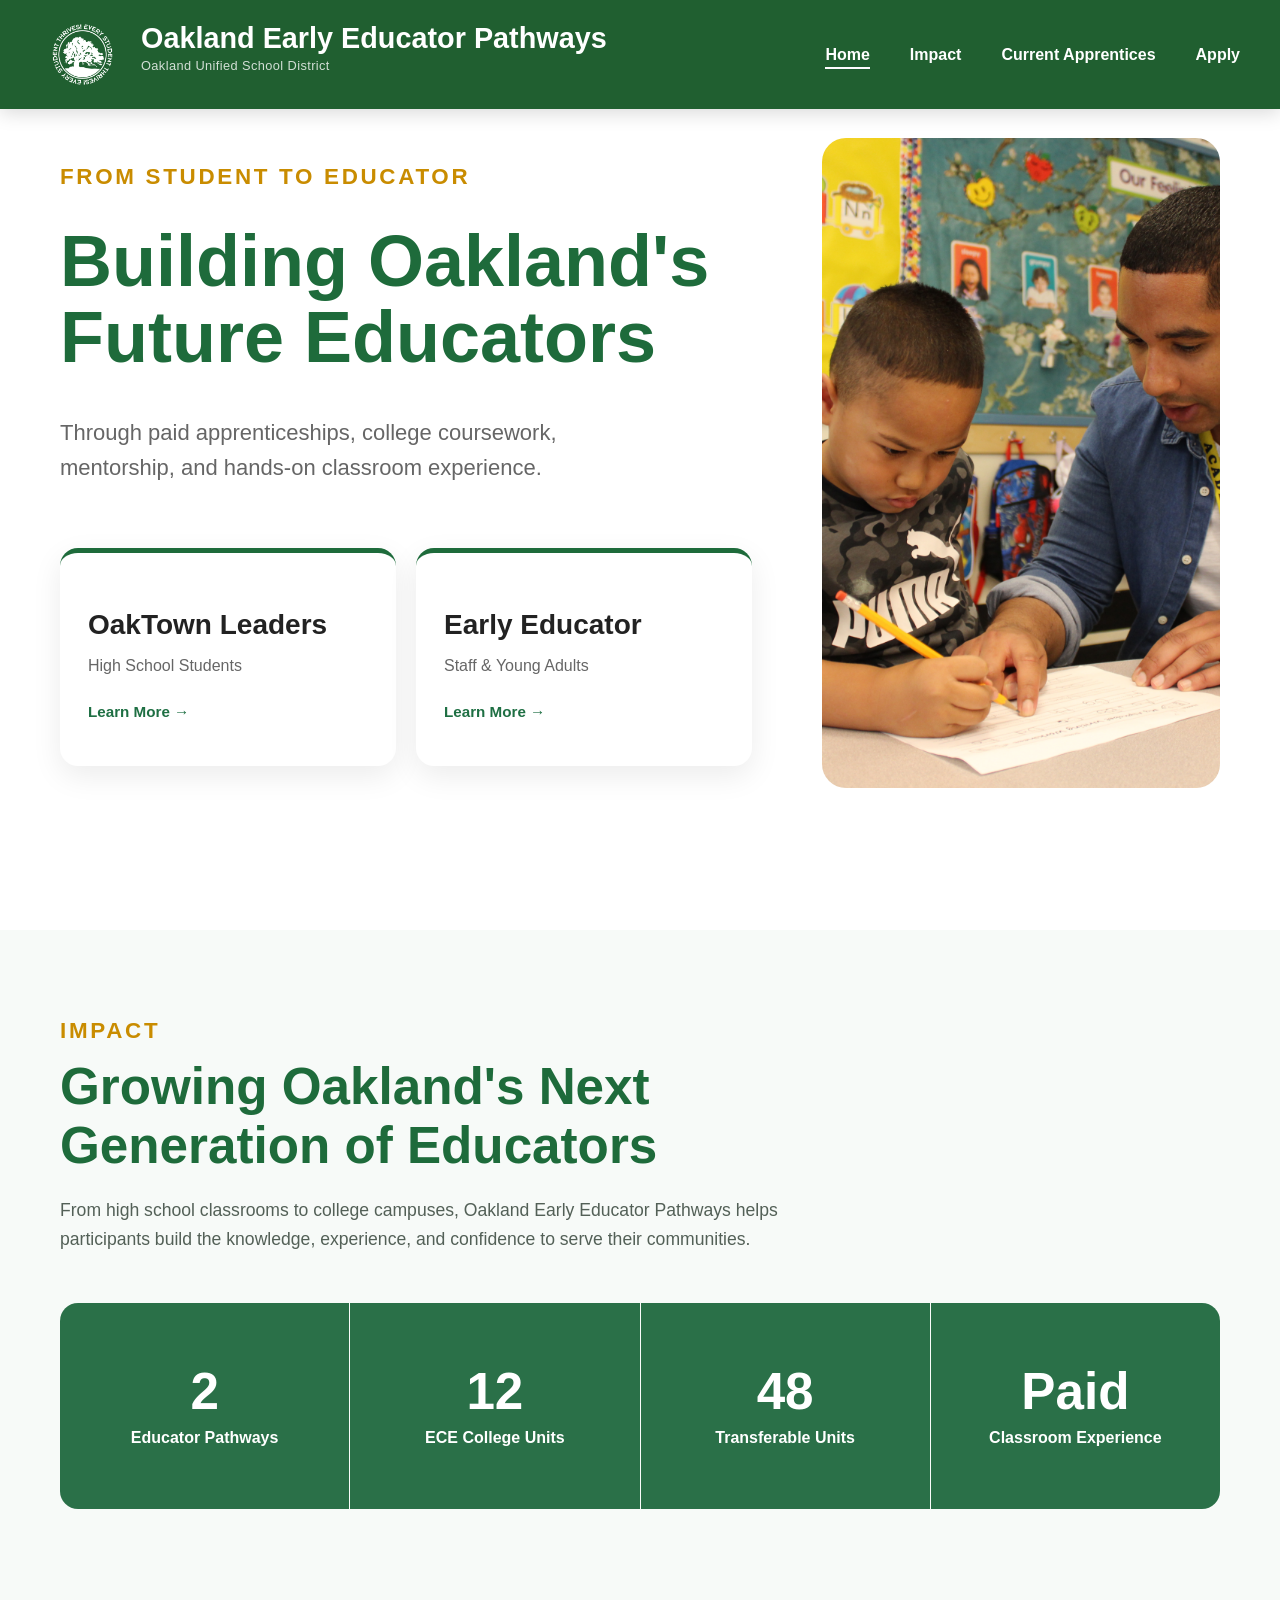
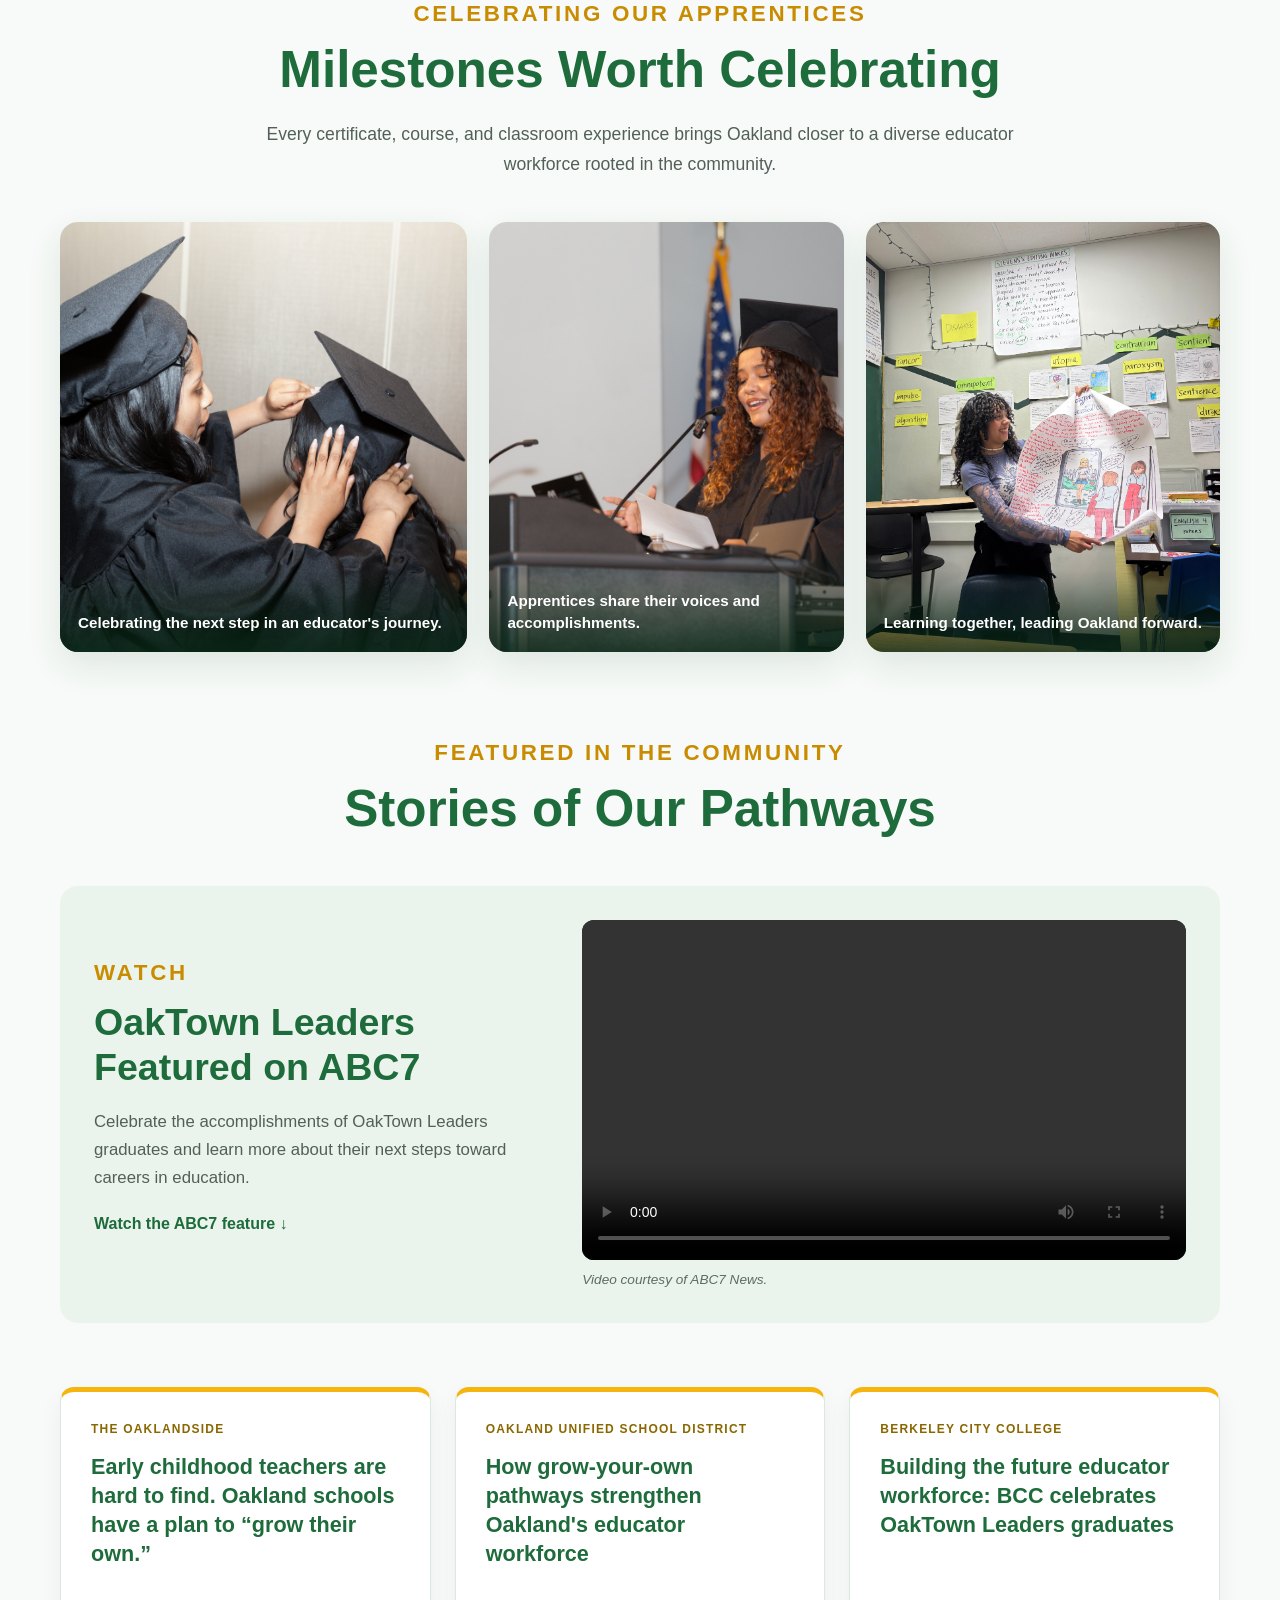
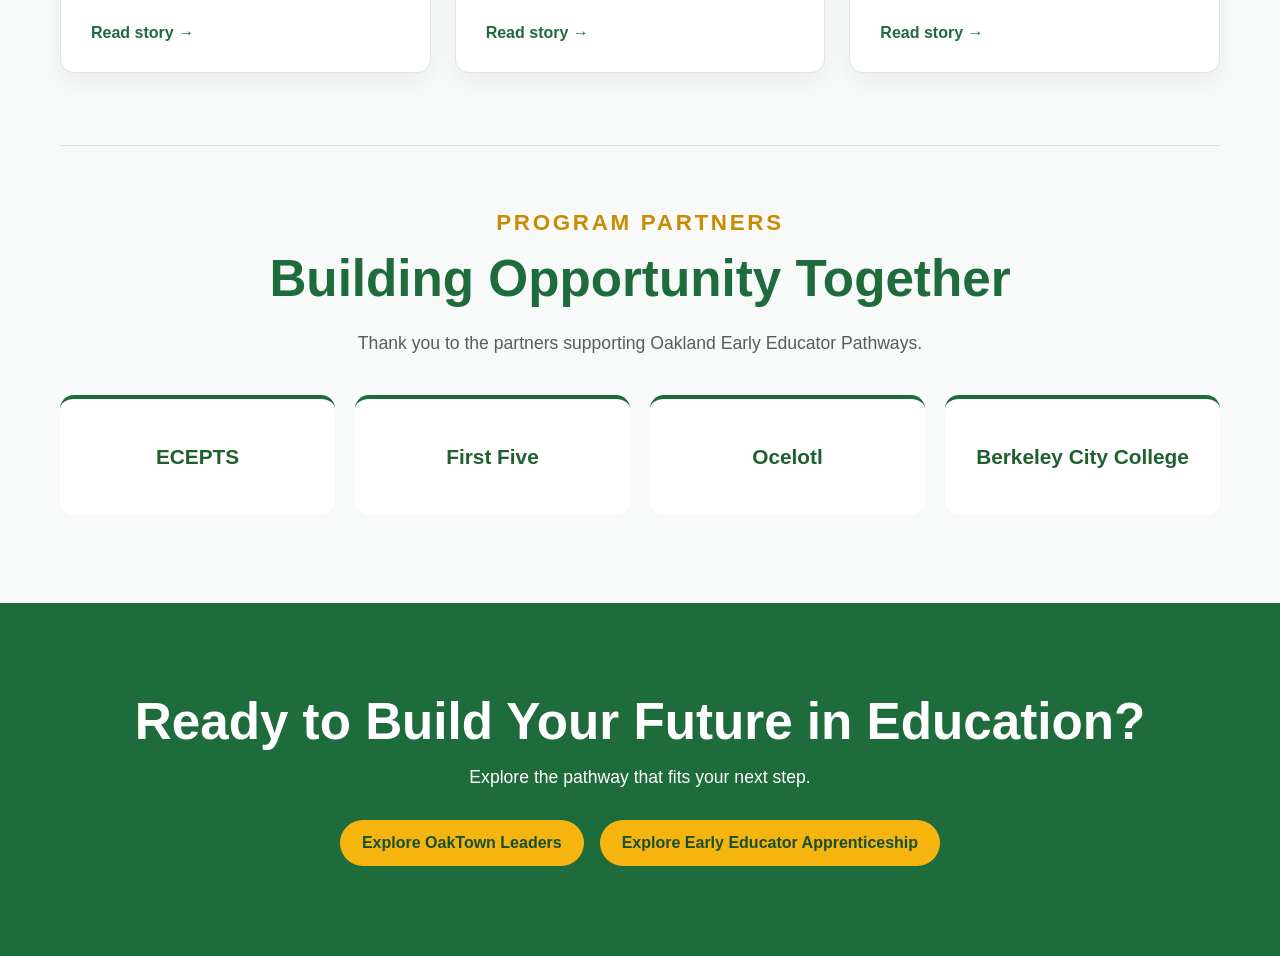
<file: index.html>
<!DOCTYPE html>
<html lang="en">

<head>

    <meta charset="UTF-8">
    <meta name="viewport" content="width=device-width, initial-scale=1.0">

    <title>Oakland Early Educator Pathways</title>

    <link rel="stylesheet" href="css/app.css">

    <link rel="stylesheet" href="css/navigation.css?v=20260916">
    <script src="js/navigation.js?v=20260916" defer></script>
</head>

<body>

<!-- ===================== NAVIGATION ===================== -->

<header>

    <nav class="navbar">

        <!-- Left side -->
        <div class="nav-brand">

            <img src="images/ousd_darkgreen.jpg"
                 alt="Oakland Unified School District Logo"
                 class="nav-logo">

            <div class="brand-text">
                <h2>Oakland Early Educator Pathways</h2>
                <p>Oakland Unified School District</p>
            </div>

        </div>

        <!-- Right side -->
        <ul class="nav-links">

            <li><a href="index.html" class="active">Home</a></li>

            <li><a href="#impact">Impact</a></li>

            <li><a href="current-apprentices.html">Current Apprentices</a></li>

            <li><a href="#apply">Apply</a></li>

        </ul>

    </nav>

</header>
<!-- ===================== HERO ===================== -->
<section class="hero">

    <div class="hero-left">

        <p class="eyebrow">
            FROM STUDENT TO EDUCATOR
        </p>

        <h1>
            Building Oakland's Future Educators
        </h1>

        <p class="description">
            Through paid apprenticeships,
            college coursework,
            mentorship,
            and hands-on classroom experience.
        </p>

          <div class="program-links">

    <a href="oaktown.html" class="program-card">

        <h3>OakTown Leaders</h3>

        <p>High School Students</p>
        <p>Learn More → </p> 

    </a>

    <a href="early-educator.html" class="program-card">

        <h3>Early Educator</h3>

        <p>Staff & Young Adults</p>
        <p>Learn More → </p> 



    </a>

</div>

    </div>

     <div class="hero-right">

        <img src="images/classroom.jpg" alt="Educator helping student">

    </div>

   

</section>

<!-- ===================== IMPACT ===================== -->

<section class="impact" id="impact">

    <div class="section-intro">
        <p class="section-kicker">IMPACT</p>
        <h2>Growing Oakland's Next Generation of Educators</h2>
        <p>From high school classrooms to college campuses, Oakland Early Educator Pathways helps participants build the knowledge, experience, and confidence to serve their communities.</p>
    </div>

    <div class="impact-metrics" aria-label="Program impact highlights">
        <div class="impact-metric">
            <strong>2</strong>
            <span>Educator Pathways</span>
        </div>
        <div class="impact-metric">
            <strong>12</strong>
            <span>ECE College Units</span>
        </div>
        <div class="impact-metric">
            <strong>48</strong>
            <span>Transferable Units</span>
        </div>
        <div class="impact-metric">
            <strong>Paid</strong>
            <span>Classroom Experience</span>
        </div>
    </div>

    <div class="impact-gallery-block">
        <div class="section-intro section-intro--centered">
            <p class="section-kicker">CELEBRATING OUR APPRENTICES</p>
            <h2>Milestones Worth Celebrating</h2>
            <p>Every certificate, course, and classroom experience brings Oakland closer to a diverse educator workforce rooted in the community.</p>
        </div>

        <div class="impact-gallery">
            <figure class="impact-photo impact-photo--tall">
                <img src="images/oaktown-graduation.jpg" alt="OakTown Leaders graduates preparing for graduation">
                <figcaption>Celebrating the next step in an educator's journey.</figcaption>
            </figure>
            <figure class="impact-photo">
                <img src="images/oaktown-graduate-speaking.jpg" alt="OakTown Leaders graduate speaking at a podium">
                <figcaption>Apprentices share their voices and accomplishments.</figcaption>
            </figure>
            <figure class="impact-photo">
                <img src="images/IMG_2458.jpeg" alt="OakTown Leaders participants and mentors together">
                <figcaption>Learning together, leading Oakland forward.</figcaption>
            </figure>
        </div>
    </div>

    <div class="impact-news">
        <div class="section-intro section-intro--centered">
            <p class="section-kicker">FEATURED IN THE COMMUNITY</p>
            <h2>Stories of Our Pathways</h2>
        </div>

        <div class="featured-video">
            <div class="featured-video-copy">
                <p class="section-kicker">WATCH</p>
                <h3>OakTown Leaders Featured on ABC7</h3>
                <p>Celebrate the accomplishments of OakTown Leaders graduates and learn more about their next steps toward careers in education.</p>
                <p class="video-prompt">Watch the ABC7 feature <span aria-hidden="true">↓</span></p>
            </div>
            <div class="featured-video-media">
                <video controls preload="metadata" playsinline aria-label="ABC7 News feature on OakTown Leaders">
                    <source src="videos/bcc-oaktown-leaders-2026-web.m4v" type="video/x-m4v">
                    Your browser does not support embedded video. <a href="videos/bcc-oaktown-leaders-2026-web.m4v">Download the video</a>.
                </video>
                <p class="video-credit">Video courtesy of ABC7 News.</p>
            </div>
        </div>

        <div class="news-grid">
            <a class="news-card" href="https://oaklandside.org/2023/09/26/oakland-early-childhood-educators-dual-enrollment/" target="_blank" rel="noopener noreferrer">
                <p class="news-source">THE OAKLANDSIDE</p>
                <h3>Early childhood teachers are hard to find. Oakland schools have a plan to “grow their own.”</h3>
                <span>Read story <span aria-hidden="true">→</span></span>
            </a>
            <a class="news-card" href="https://www.ousd.org/communications-public-affairs/newsroom/news/~board/ousd-news/post/diverse-and-stable-staff-the-foundation-of-excellence-in-ousd" target="_blank" rel="noopener noreferrer">
                <p class="news-source">OAKLAND UNIFIED SCHOOL DISTRICT</p>
                <h3>How grow-your-own pathways strengthen Oakland's educator workforce</h3>
                <span>Read story <span aria-hidden="true">→</span></span>
            </a>
            <a class="news-card" href="https://gems.peralta.edu/building-the-future-educator-workforce-bcc-celebrates-oaktown-leaders-graduates" target="_blank" rel="noopener noreferrer">
                <p class="news-source">BERKELEY CITY COLLEGE</p>
                <h3>Building the future educator workforce: BCC celebrates OakTown Leaders graduates</h3>
                <span>Read story <span aria-hidden="true">→</span></span>
            </a>
        </div>
    </div>

    <section class="program-partners" aria-labelledby="partners-heading">
        <div class="section-intro section-intro--centered">
            <p class="section-kicker">PROGRAM PARTNERS</p>
            <h2 id="partners-heading">Building Opportunity Together</h2>
            <p>Thank you to the partners supporting Oakland Early Educator Pathways.</p>
        </div>
        <ul class="partner-grid" aria-label="Program partners">
            <li>ECEPTS</li>
            <li>First Five</li>
            <li>Ocelotl</li>
            <li>Berkeley City College</li>
        </ul>
    </section>
</section>

<section class="home-apply" id="apply">
    <h2>Ready to Build Your Future in Education?</h2>
    <p>Explore the pathway that fits your next step.</p>
    <div class="home-apply-links">
        <a href="oaktown.html">Explore OakTown Leaders</a>
        <a href="early-educator.html">Explore Early Educator Apprenticeship</a>
    </div>
</section>

</body>
</html>
</file>
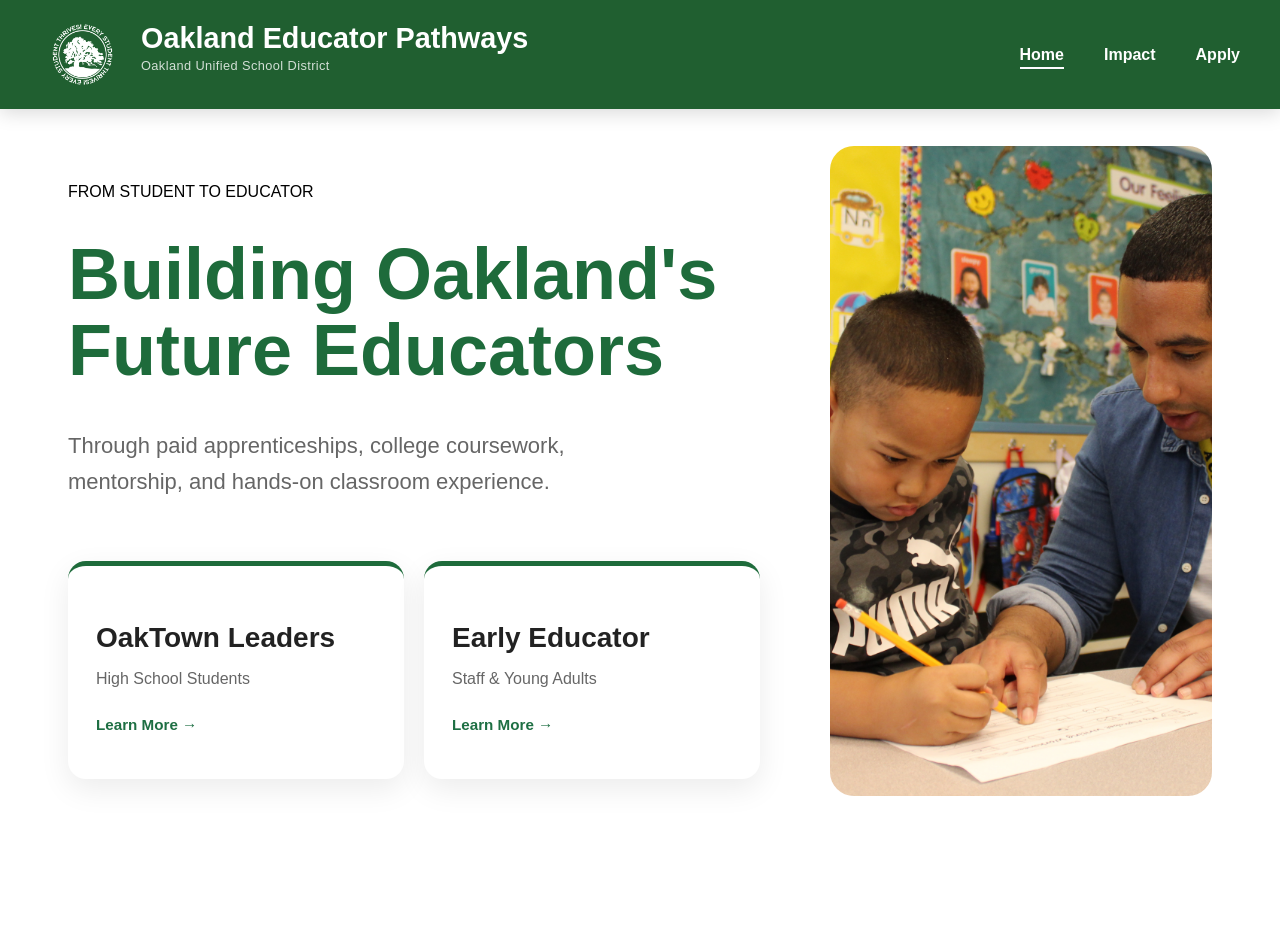
<file: Oakland-Educator-Pathways/index.html>
<!DOCTYPE html>
<html lang="en">

<head>

    <meta charset="UTF-8">
    <meta name="viewport" content="width=device-width, initial-scale=1.0">

    <title>OUSD Educator Pathways</title>

    <link rel="stylesheet" href="css/app.css">

</head>

<body>

<!-- ===================== NAVIGATION ===================== -->

<header>

    <nav class="navbar">

        <!-- Left side -->
        <div class="nav-brand">

            <img src="images/ousd_darkgreen.jpg"
                 alt="Oakland Unified School District Logo"
                 class="nav-logo">

            <div class="brand-text">
                <h2>Oakland Educator Pathways</h2>
                <p>Oakland Unified School District</p>
            </div>

        </div>

        <!-- Right side -->
        <ul class="nav-links">

            <li><a href="index.html" class="active">Home</a></li>

            <li><a href="#impact">Impact</a></li>

            <li><a href="#apply">Apply</a></li>

        </ul>

    </nav>

</header>
<!-- ===================== HERO ===================== -->
<section class="hero">

    <div class="hero-left">

        <p class="eyebrow">
            FROM STUDENT TO EDUCATOR
        </p>

        <h1>
            Building Oakland's Future Educators
        </h1>

        <p class="description">
            Through paid apprenticeships,
            college coursework,
            mentorship,
            and hands-on classroom experience.
        </p>

          <div class="program-links">

    <a href="oaktown.html" class="program-card">

        <h3>OakTown Leaders</h3>

        <p>High School Students</p>
        <p>Learn More → </p> 

    </a>

    <a href="early-educator.html" class="program-card">

        <h3>Early Educator</h3>

        <p>Staff & Young Adults</p>
        <p>Learn More → </p> 



    </a>

</div>

    </div>

     <div class="hero-right">

        <img src="images/classroom.jpg" alt="Educator helping student">

    </div>

   

</section>

<!-- ===================== Program Cards ===================== -->
</file>
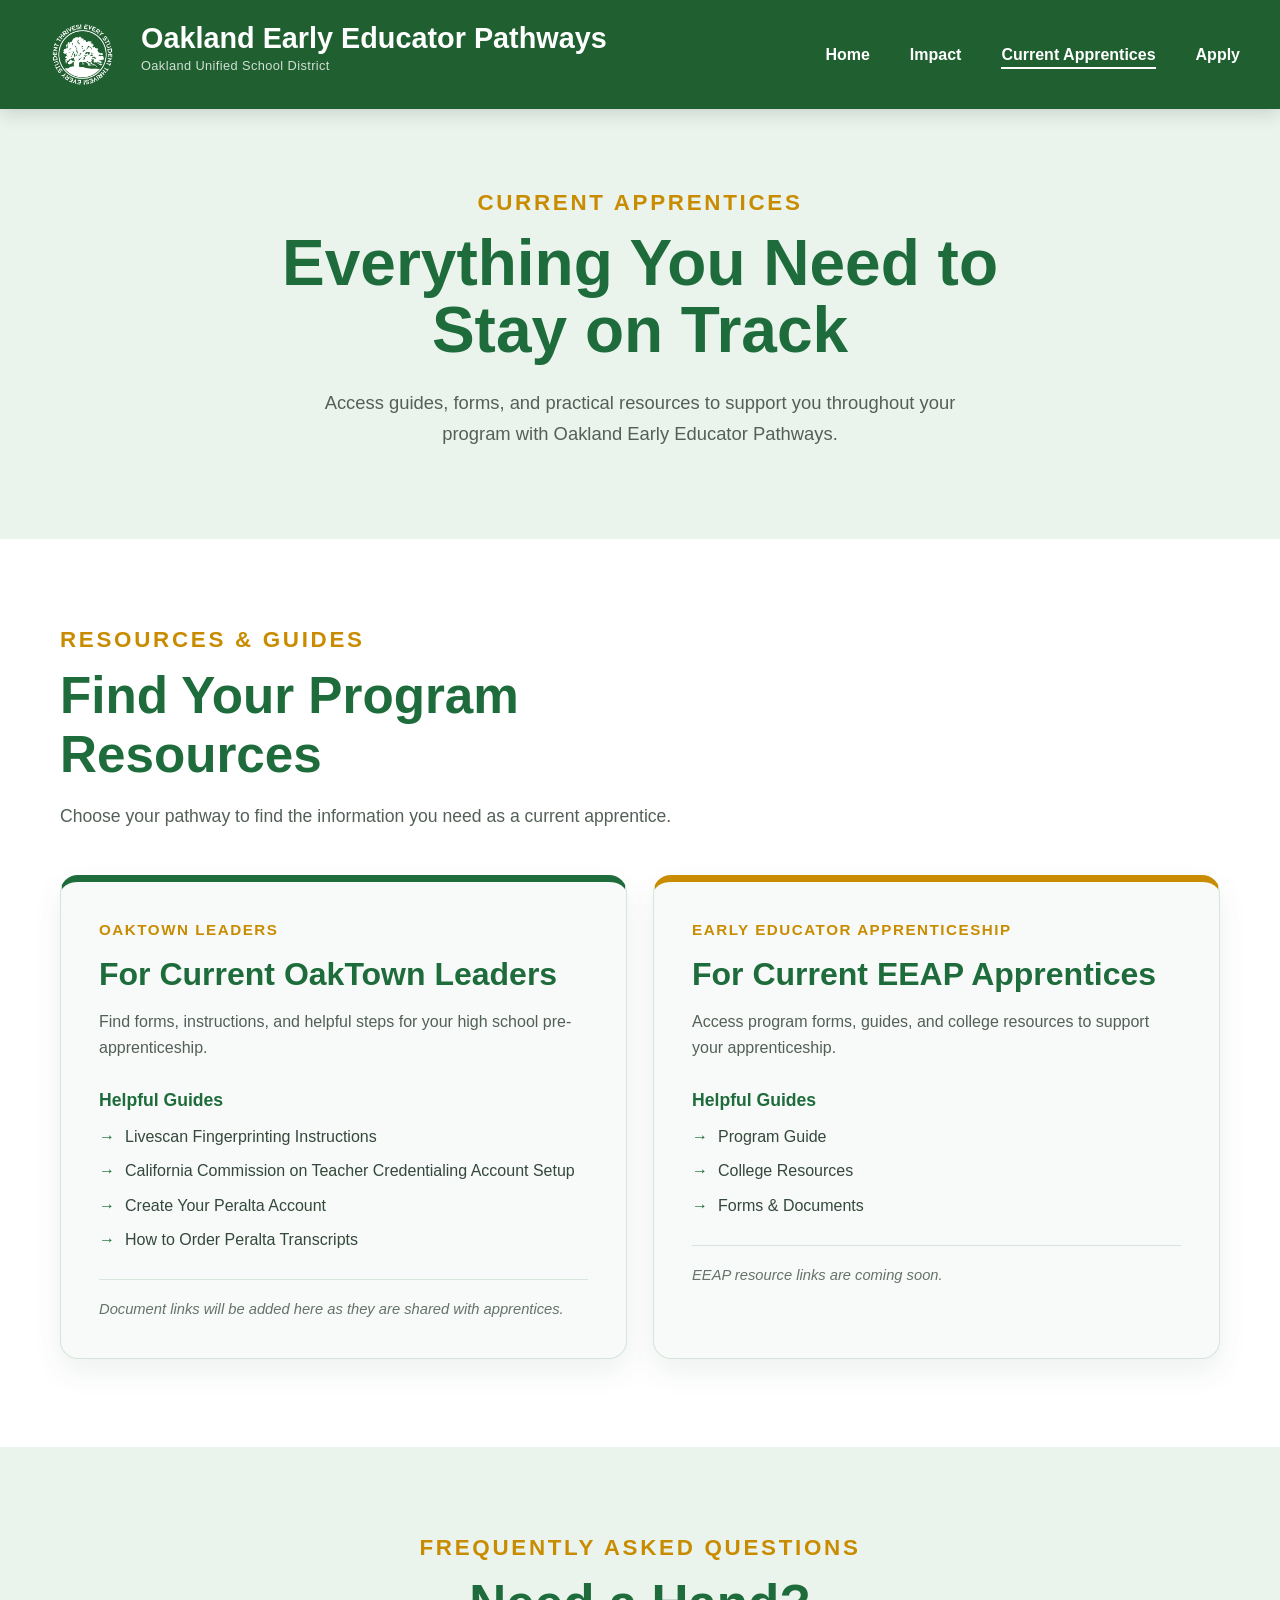
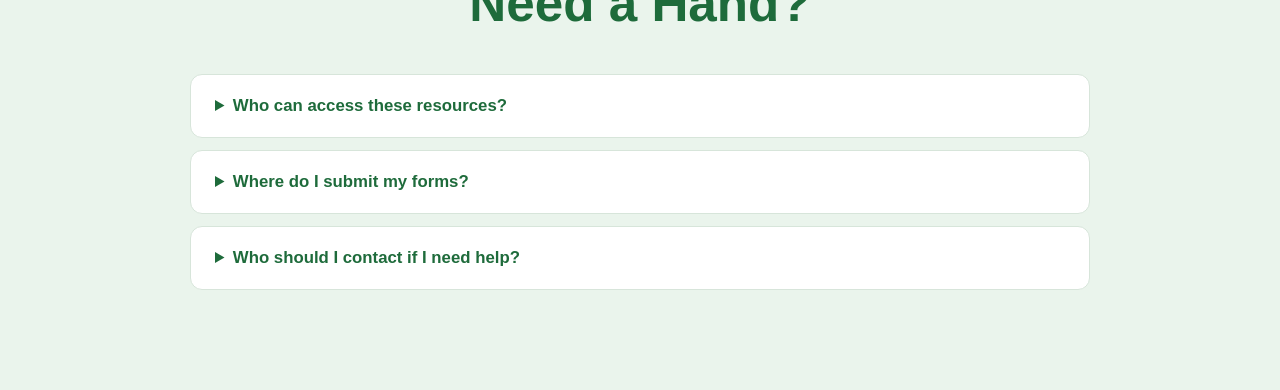
<file: current-apprentices.html>
<!DOCTYPE html>
<html lang="en">
<head>
    <meta charset="UTF-8">
    <meta name="viewport" content="width=device-width, initial-scale=1.0">
    <title>Current Apprentices | Oakland Early Educator Pathways</title>
    <link rel="stylesheet" href="css/app.css">
    <link rel="stylesheet" href="css/navigation.css?v=20260916">
    <script src="js/navigation.js?v=20260916" defer></script>
</head>
<body class="resources-page">
    <header>
        <nav class="navbar" aria-label="Primary navigation">
            <div class="nav-brand">
                <img src="images/ousd_darkgreen.jpg" alt="Oakland Unified School District Logo" class="nav-logo">
                <div class="brand-text">
                    <h2>Oakland Early Educator Pathways</h2>
                    <p>Oakland Unified School District</p>
                </div>
            </div>
            <ul class="nav-links">
                <li><a href="index.html">Home</a></li>
                <li><a href="index.html#impact">Impact</a></li>
                <li><a href="current-apprentices.html" class="active" aria-current="page">Current Apprentices</a></li>
                <li><a href="index.html#apply">Apply</a></li>
            </ul>
        </nav>
    </header>

    <main>
        <section class="resources-hero">
            <p class="section-kicker">CURRENT APPRENTICES</p>
            <h1>Everything You Need to Stay on Track</h1>
            <p>Access guides, forms, and practical resources to support you throughout your program with Oakland Early Educator Pathways.</p>
        </section>

        <section class="resources" aria-labelledby="resources-heading">
            <div class="resources-intro">
                <p class="section-kicker">RESOURCES &amp; GUIDES</p>
                <h2 id="resources-heading">Find Your Program Resources</h2>
                <p>Choose your pathway to find the information you need as a current apprentice.</p>
            </div>

            <div class="resource-grid">
                <article class="resource-card">
                    <p class="resource-program">OAKTOWN LEADERS</p>
                    <h3>For Current OakTown Leaders</h3>
                    <p>Find forms, instructions, and helpful steps for your high school pre-apprenticeship.</p>
                    <h4>Helpful Guides</h4>
                    <ul class="resource-list">
                        <li>Livescan Fingerprinting Instructions</li>
                        <li>California Commission on Teacher Credentialing Account Setup</li>
                        <li>Create Your Peralta Account</li>
                        <li>How to Order Peralta Transcripts</li>
                    </ul>
                    <p class="resource-note">Document links will be added here as they are shared with apprentices.</p>
                </article>

                <article class="resource-card resource-card--eeap">
                    <p class="resource-program">EARLY EDUCATOR APPRENTICESHIP</p>
                    <h3>For Current EEAP Apprentices</h3>
                    <p>Access program forms, guides, and college resources to support your apprenticeship.</p>
                    <h4>Helpful Guides</h4>
                    <ul class="resource-list">
                        <li>Program Guide</li>
                        <li>College Resources</li>
                        <li>Forms &amp; Documents</li>
                    </ul>
                    <p class="resource-note">EEAP resource links are coming soon.</p>
                </article>
            </div>
        </section>

        <section class="resources-faq" aria-labelledby="faq-heading">
            <div class="resources-intro resources-intro--centered">
                <p class="section-kicker">FREQUENTLY ASKED QUESTIONS</p>
                <h2 id="faq-heading">Need a Hand?</h2>
            </div>
            <div class="faq-list">
                <details>
                    <summary>Who can access these resources?</summary>
                    <p>These resources are intended for currently enrolled OakTown Leaders and Early Educator Apprenticeship participants.</p>
                </details>
                <details>
                    <summary>Where do I submit my forms?</summary>
                    <p>Follow the directions provided with each form, or check with your program coordinator if you are unsure where to submit it.</p>
                </details>
                <details>
                    <summary>Who should I contact if I need help?</summary>
                    <p>Reach out to your program coordinator or site supervisor for support with forms, coursework, or program requirements.</p>
                </details>
            </div>
        </section>
    </main>
</body>
</html>
</file>
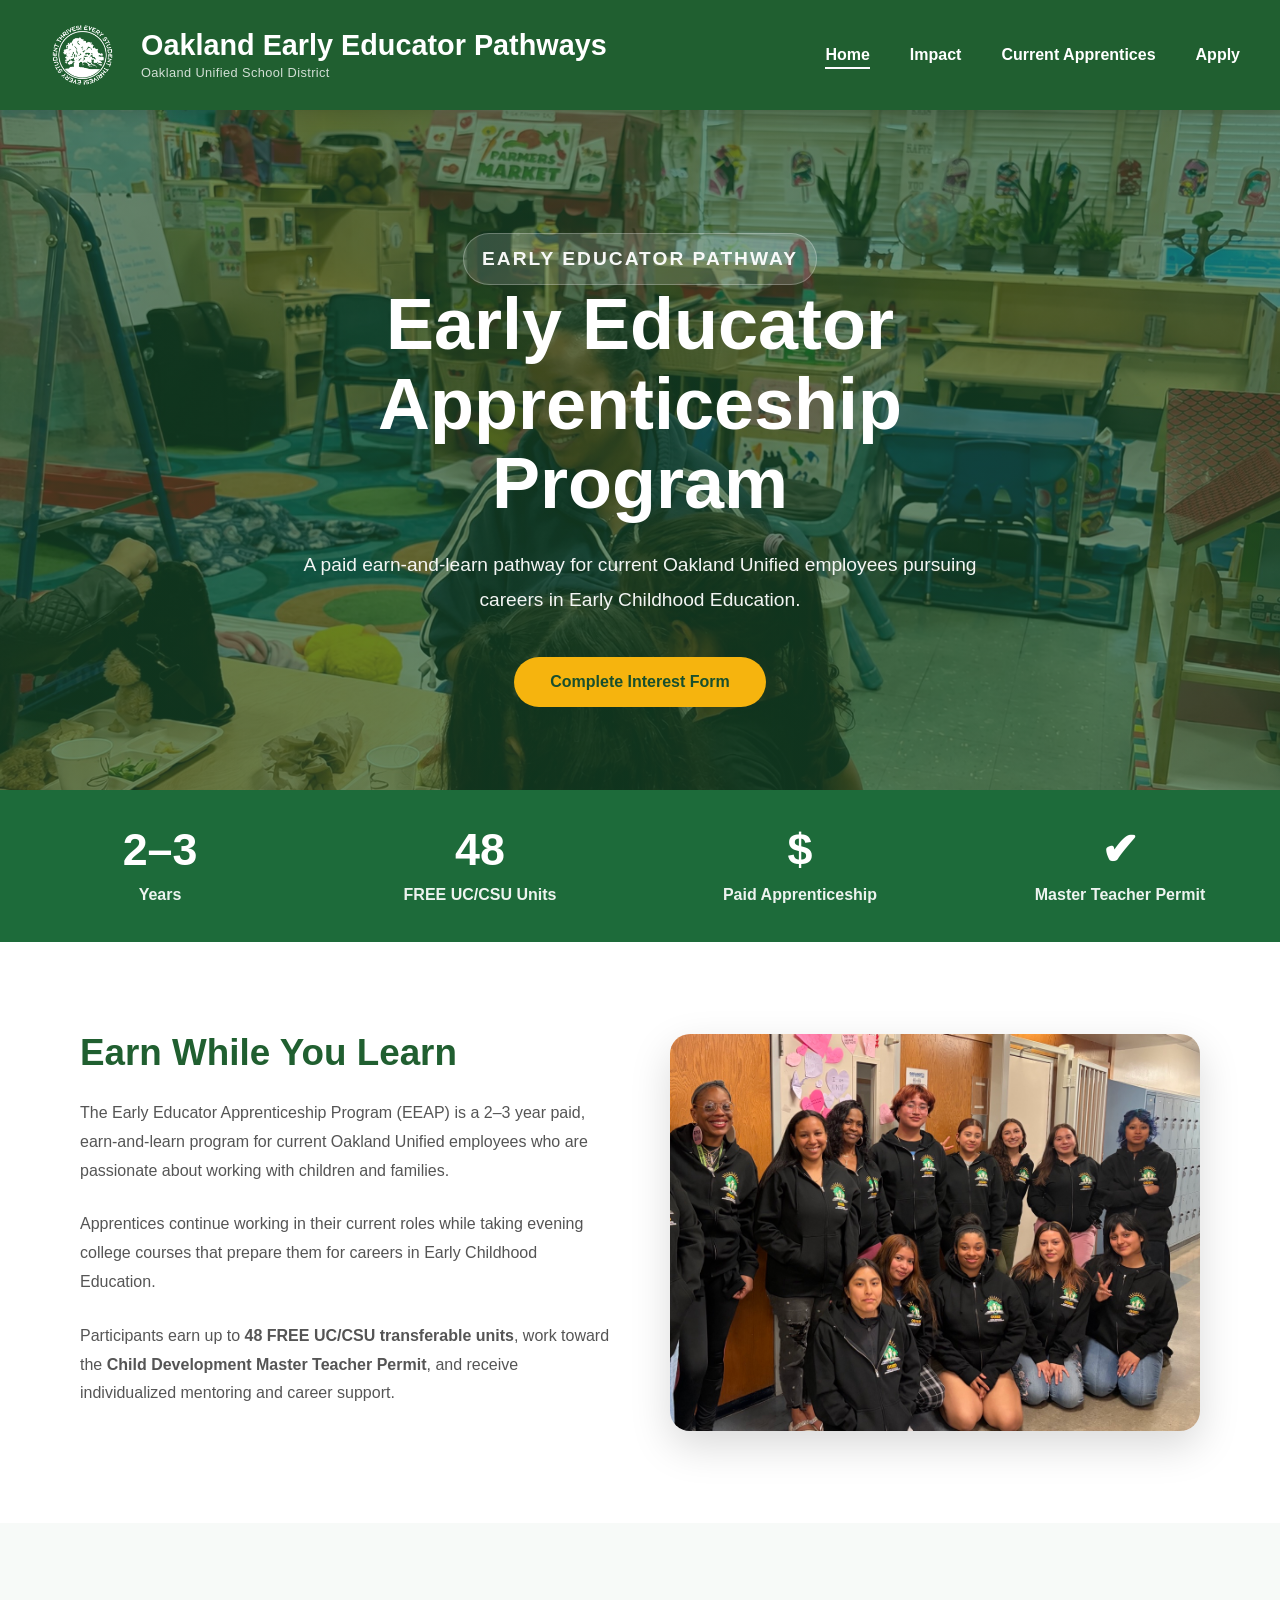
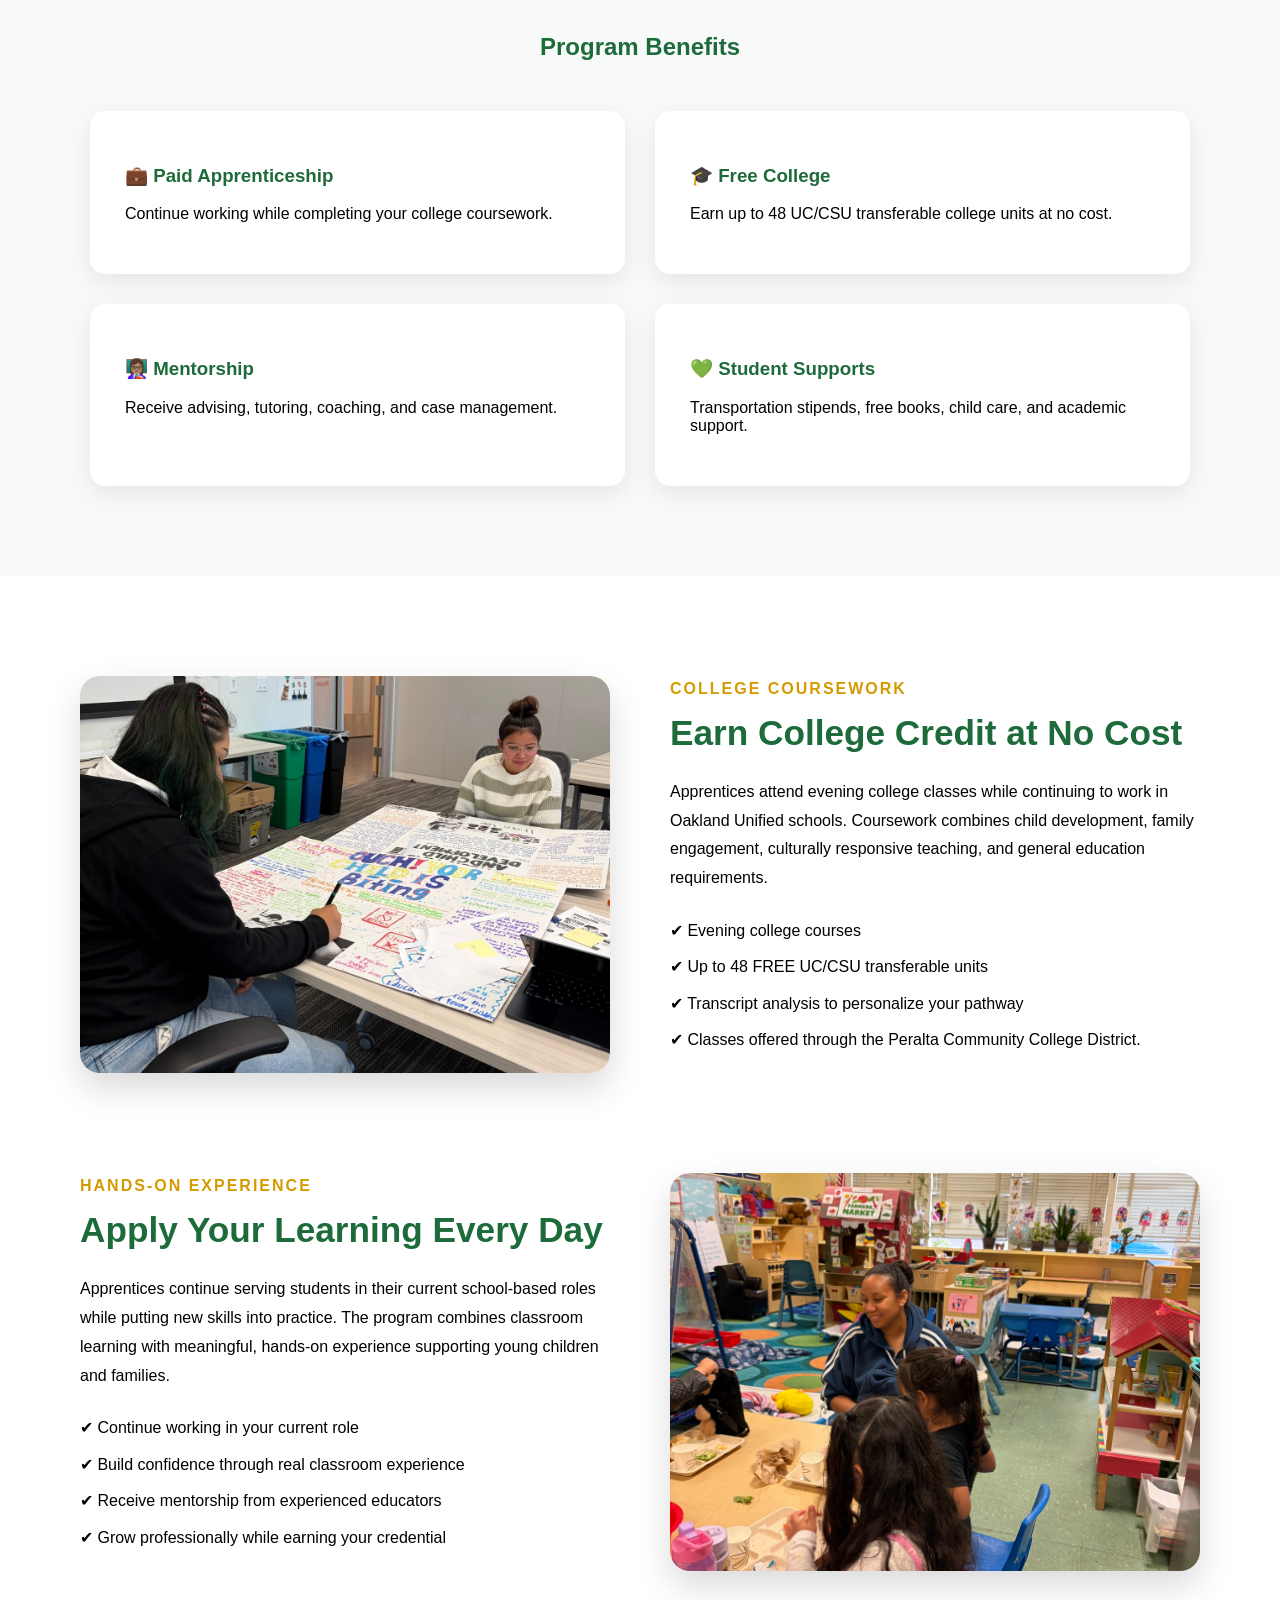
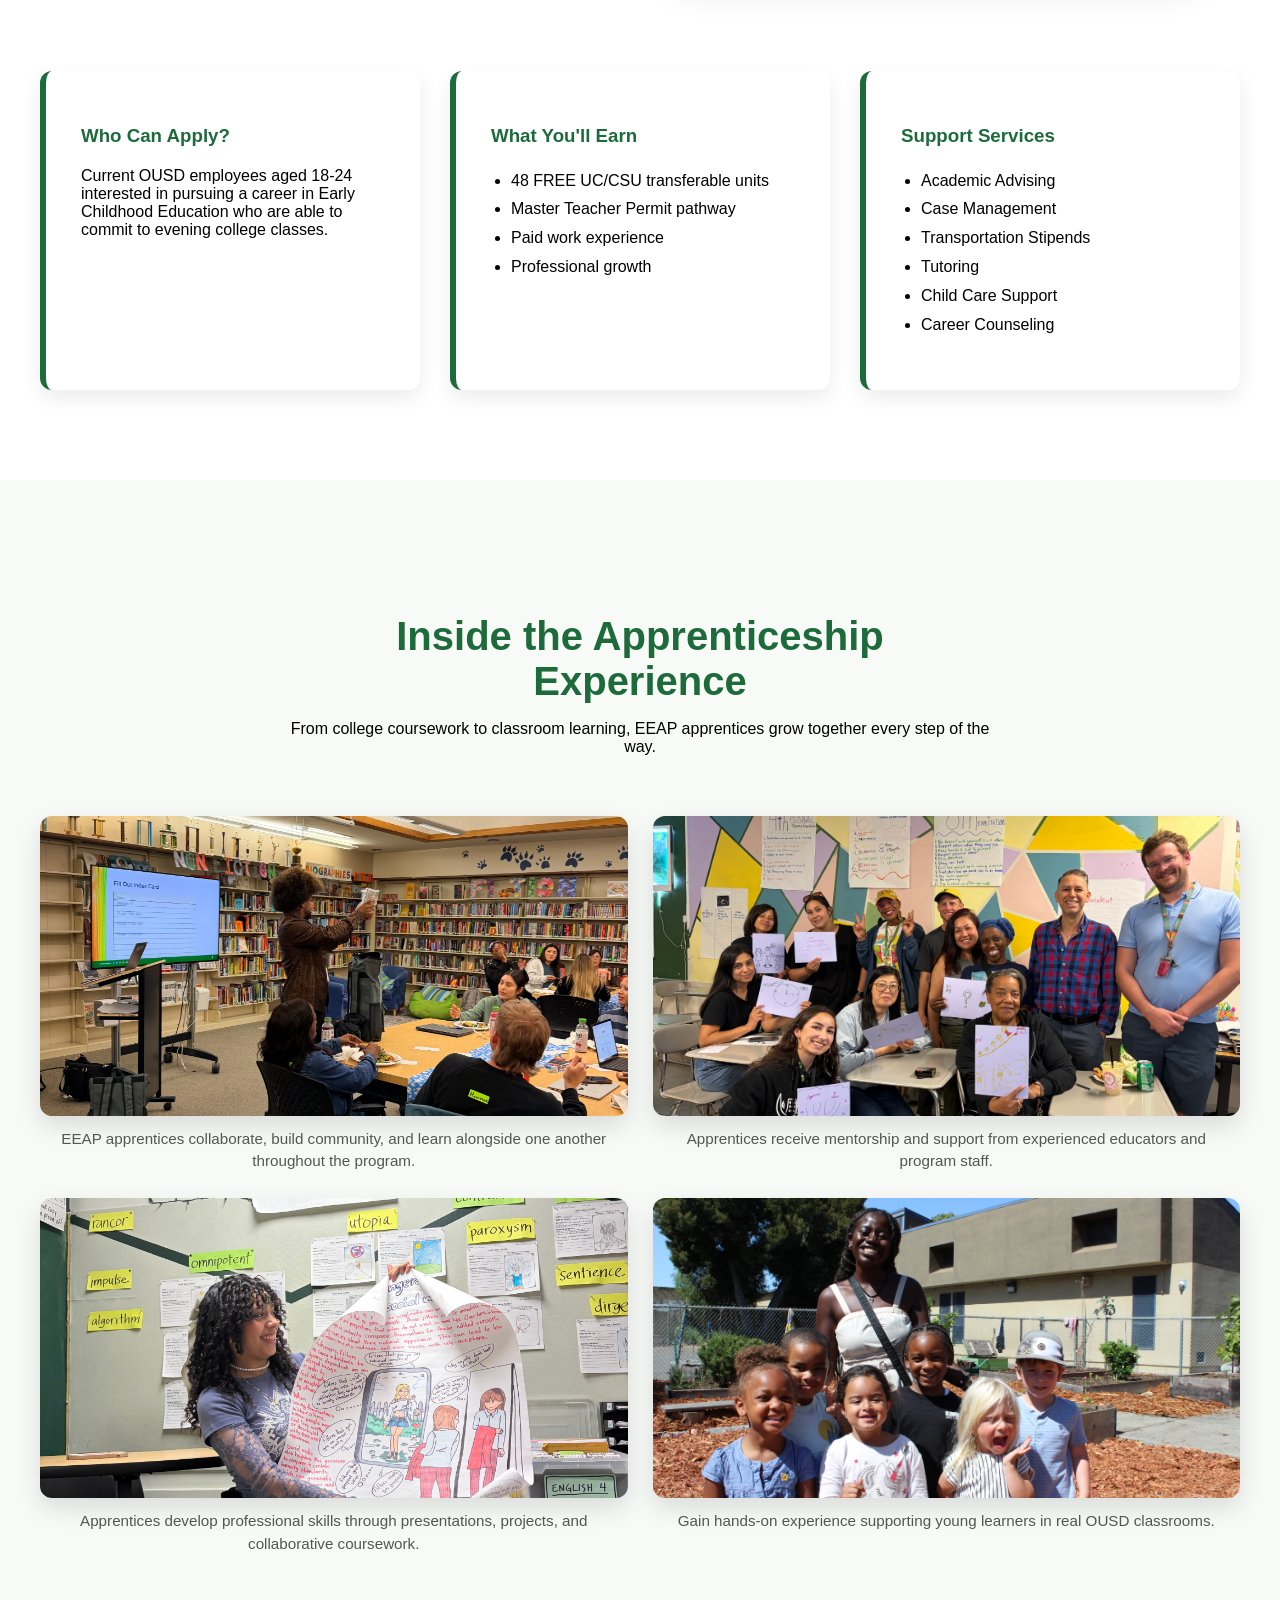
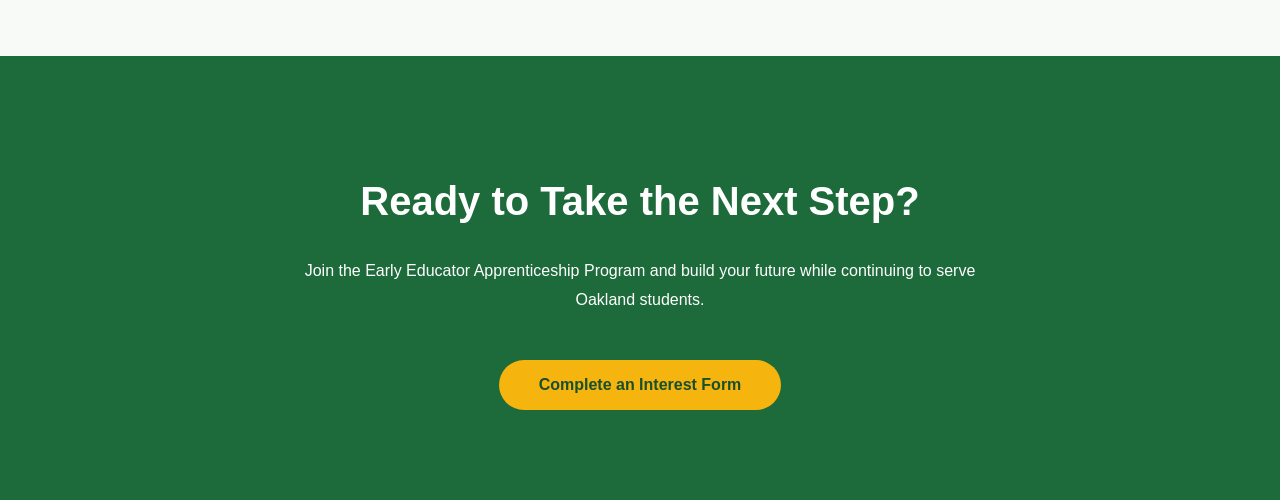
<file: early-educator.html>
<!DOCTYPE html>
<html>
<head>

    <meta charset="UTF-8">
    <meta name="viewport" content="width=device-width, initial-scale=1.0">

    <title>Early Educator Apprenticeship Program | Oakland Early Educator Pathways</title>

    <meta name="description" content="Explore the Early Educator Apprenticeship Program (EEAP) at Oakland Unified School District. Gain paid classroom experience, college credit, mentorship, and a pathway to a career in education.">

    <link rel="stylesheet" href="css/eeap.css">
    <link rel="stylesheet" href="css/pathway-shell.css">
    <link rel="stylesheet" href="css/eeap-refinements.css?v=20260916">

    <link rel="stylesheet" href="css/navigation.css?v=20260916">
    <script src="js/navigation.js?v=20260916" defer></script>
</head>

<body>

<!-- ===================== NAVIGATION ===================== -->

<header>

    <nav class="navbar">

        <!-- Left side -->
        <div class="nav-brand">

            <img src="images/ousd_darkgreen.jpg"
                 alt="Oakland Unified School District Logo"
                 class="nav-logo">

            <div class="brand-text">
                <h2>Oakland Early Educator Pathways</h2>
                <p>Oakland Unified School District</p>
            </div>

        </div>

        <!-- Right side -->
        <ul class="nav-links">

            <li><a href="index.html" class="active">Home</a></li>

            <li><a href="index.html#impact">Impact</a></li>

            <li><a href="current-apprentices.html">Current Apprentices</a></li>

            <li><a href="#apply">Apply</a></li>

        </ul>

    </nav>

</header>

<!-- ================= HERO ================= -->

<section class="eeap-hero">

    <div class="hero-content">

        <p class="eyebrow">EARLY EDUCATOR PATHWAY</p>

        <h1>Early Educator Apprenticeship Program</h1>

        <p>
            A paid earn-and-learn pathway for current Oakland Unified employees
            pursuing careers in Early Childhood Education.
        </p>


        <a href="https://tinyurl.com/OUSDapprenticeship" class="hero-btn">
            Complete Interest Form
        </a>

    </div>

</section>

<!-- ================= STATS ================= -->

<section class="stats">

    <div class="stat">
        <h2>2–3</h2>
        <p>Years</p>
    </div>

    <div class="stat">
        <h2>48</h2>
        <p>FREE UC/CSU Units</p>
    </div>

    <div class="stat">
        <h2>$</h2>
        <p>Paid Apprenticeship</p>
    </div>

    <div class="stat">
        <h2>✔</h2>
        <p>Master Teacher Permit</p>
    </div>

</section>

<!-- ================= ABOUT ================= -->

<section class="about">

    <div class="about-text">

        <h2>Earn While You Learn</h2>

        <p>
            The Early Educator Apprenticeship Program (EEAP) is a 2–3 year paid,
            earn-and-learn program for current Oakland Unified employees who are
            passionate about working with children and families.
        </p>

        <p>
            Apprentices continue working in their current roles while taking
            evening college courses that prepare them for careers in Early
            Childhood Education.
        </p>

        <p>
            Participants earn up to <strong>48 FREE UC/CSU transferable units</strong>,
            work toward the <strong>Child Development Master Teacher Permit</strong>,
            and receive individualized mentoring and career support.
        </p>

    </div>

    <div class="about-image">

        <img src="images/eeap-cohort-cropped.jpg" width="1200" height="900" loading="lazy" alt="Early Educator Apprenticeship participants gathered for a cohort photo">

    </div>

</section>

<!-- ================= BENEFITS ================= -->

<section class="benefits">

    <h2>Program Benefits</h2>

    <div class="benefit-grid">

        <div class="benefit-card">
            <h3>💼 Paid Apprenticeship</h3>
            <p>Continue working while completing your college coursework.</p>
        </div>

        <div class="benefit-card">
            <h3>🎓 Free College</h3>
            <p>Earn up to 48 UC/CSU transferable college units at no cost.</p>
        </div>

        <div class="benefit-card">
            <h3>👩🏽‍🏫 Mentorship</h3>
            <p>Receive advising, tutoring, coaching, and case management.</p>
        </div>

        <div class="benefit-card">
            <h3>💚 Student Supports</h3>
            <p>Transportation stipends, free books, child care, and academic support.</p>
        </div>

    </div>

</section>

<!-- ================= COLLEGE COURSEWORK ================= -->

<section class="feature-section">

    <div class="feature-image">
        <img src="images/1234.jpg"
             alt="EEAP apprentices attending a college class">
    </div>

    <div class="feature-content">

        <span class="section-tag">COLLEGE COURSEWORK</span>

        <h2>Earn College Credit at No Cost</h2>

        <p>
            Apprentices attend evening college classes while continuing to work
            in Oakland Unified schools. Coursework combines child development,
            family engagement, culturally responsive teaching, and general
            education requirements.
        </p>

        <ul>
            <li>✔ Evening college courses</li>
            <li>✔ Up to 48 FREE UC/CSU transferable units</li>
            <li>✔ Transcript analysis to personalize your pathway</li>
            <li>✔ Classes offered through the Peralta Community College District.</li>
        </ul>

    </div>

</section>

<!-- ================= CLASSROOM EXPERIENCE ================= -->

<section class="feature-section reverse">

    <div class="feature-image">

        <img src="images/IMG_3177.jpeg"
             alt="EEAP apprentice working with children">

    </div>

    <div class="feature-content">

        <span class="section-tag">HANDS-ON EXPERIENCE</span>

        <h2>Apply Your Learning Every Day</h2>

        <p>
            Apprentices continue serving students in their current school-based
            roles while putting new skills into practice. The program combines
            classroom learning with meaningful, hands-on experience supporting
            young children and families.
        </p>

        <ul>
            <li>✔ Continue working in your current role</li>
            <li>✔ Build confidence through real classroom experience</li>
            <li>✔ Receive mentorship from experienced educators</li>
            <li>✔ Grow professionally while earning your credential</li>
        </ul>

    </div>

</section>
<!-- ================= INFO ================= -->

<section class="info-section">

    <div class="info-card">

        <h3>Who Can Apply?</h3>

        <p>
            Current OUSD employees aged 18-24 interested in pursuing a career in Early
            Childhood Education who are able to commit to evening college classes.
        </p>

    </div>

    <div class="info-card">

        <h3>What You'll Earn</h3>

        <ul>
            <li>48 FREE UC/CSU transferable units</li>
            <li>Master Teacher Permit pathway</li>
            <li>Paid work experience</li>
            <li>Professional growth</li>
        </ul>

    </div>

    <div class="info-card">

        <h3>Support Services</h3>

        <ul>
            <li>Academic Advising</li>
            <li>Case Management</li>
            <li>Transportation Stipends</li>
            <li>Tutoring</li>
            <li>Child Care Support</li>
            <li>Career Counseling</li>
        </ul>

    </div>

</section>

<!-- ================= GALLERY ================= -->

<section class="gallery">

    <div class="section-heading">

        <h2>Inside the Apprenticeship Experience</h2>

        <p>
            From college coursework to classroom learning,
            EEAP apprentices grow together every step of the way.
        </p>

    </div>

    <div class="gallery-grid">

        <figure class="gallery-item">
            <img src="images/EEAP Meeting.jpg" alt="EEAP cohort">
            <figcaption>
                EEAP apprentices collaborate, build community, and learn alongside one another throughout the program.
            </figcaption>
        </figure>

        <figure class="gallery-item">
            <img src="images/IMG_2324.jpeg" alt="EEAP mentors">
            <figcaption>
                Apprentices receive mentorship and support from experienced educators and program staff.
            </figcaption>
        </figure>

        <figure class="gallery-item">
            <img src="images/IMG_2458.jpeg" alt="Professional presentation">
            <figcaption>
                Apprentices develop professional skills through presentations, projects, and collaborative coursework.
            </figcaption>
        </figure>

        <figure class="gallery-item">
            <img src="images/IMG_5655.JPG" alt="Working with children">
            <figcaption>
                Gain hands-on experience supporting young learners in real OUSD classrooms.
            </figcaption>
        </figure>

    </div>

</section>
<!-- ================= CTA ================= -->

<section class="cta">

    <h2>Ready to Take the Next Step?</h2>

    <p>
        Join the Early Educator Apprenticeship Program and build your future
        while continuing to serve Oakland students.
    </p>

    <a href="https://tinyurl.com/OUSDapprenticeship">
        Complete an Interest Form
    </a>

</section>
</html>
</file>
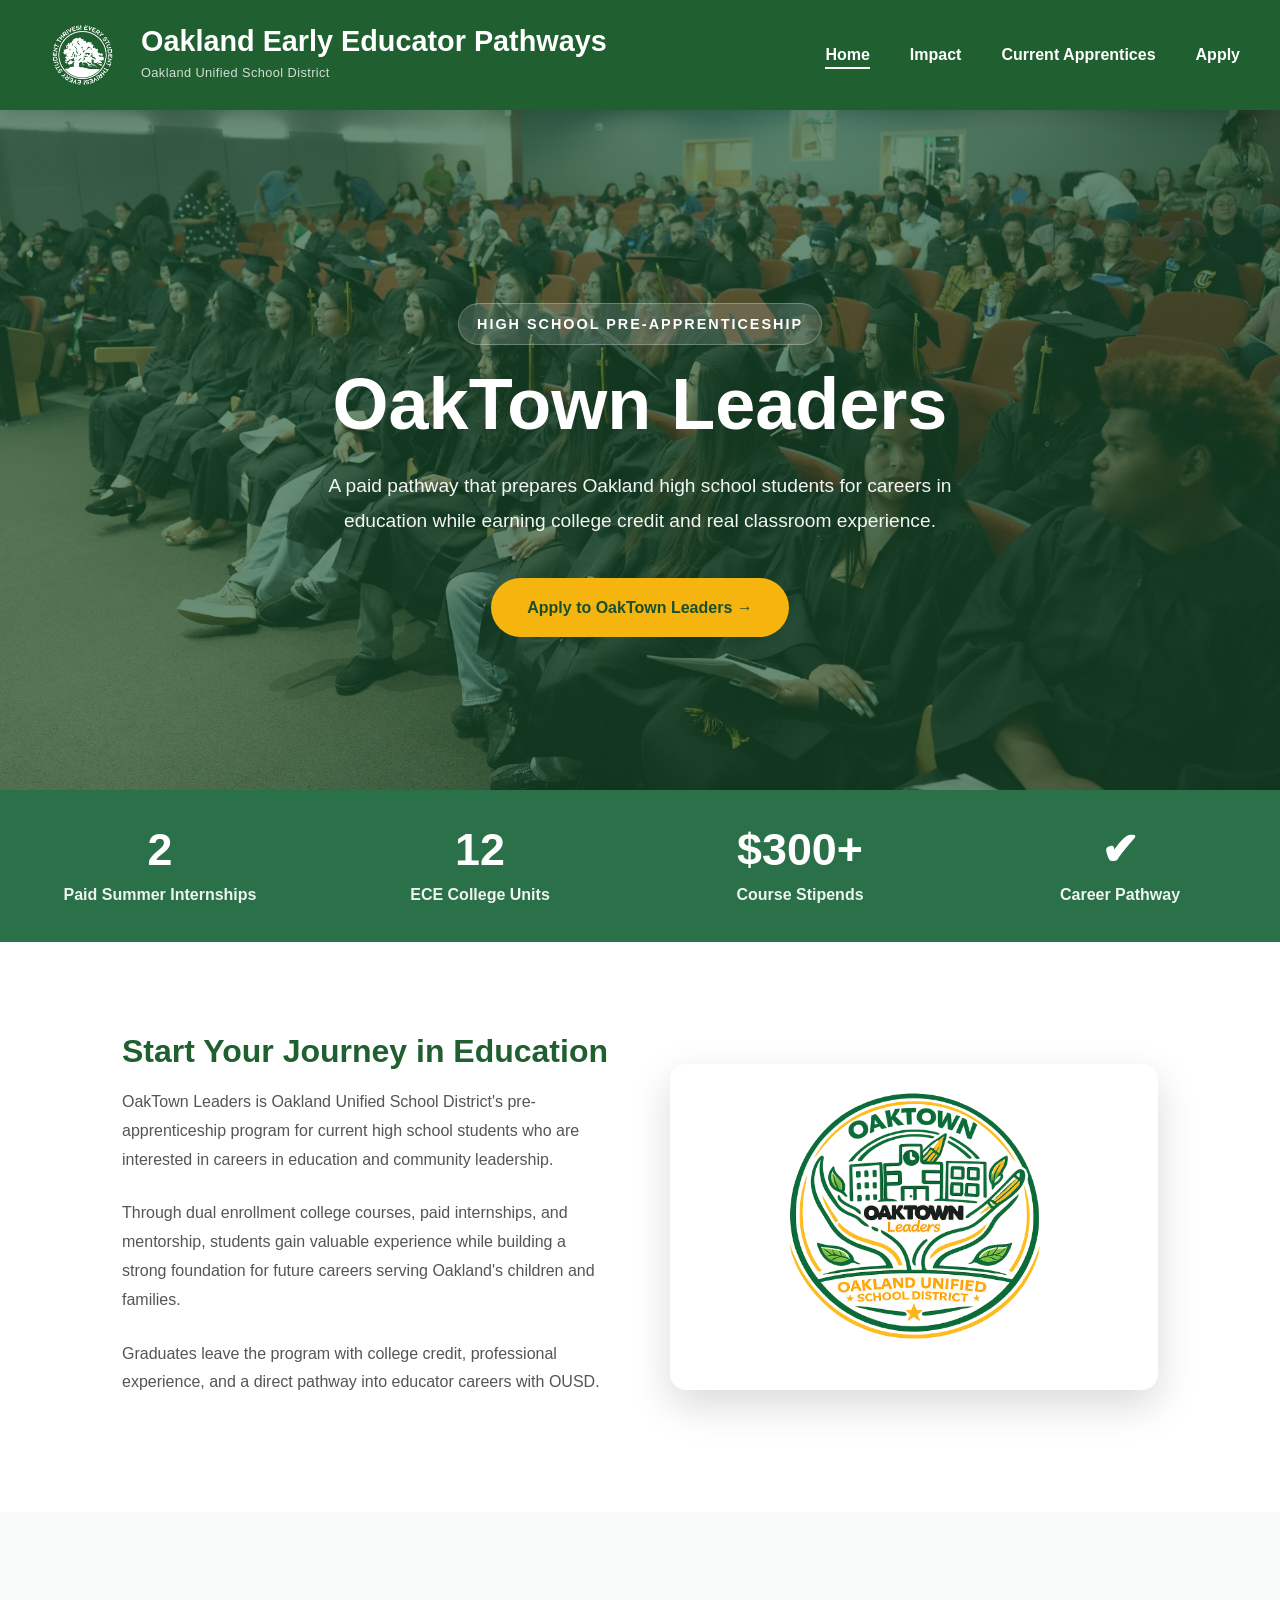
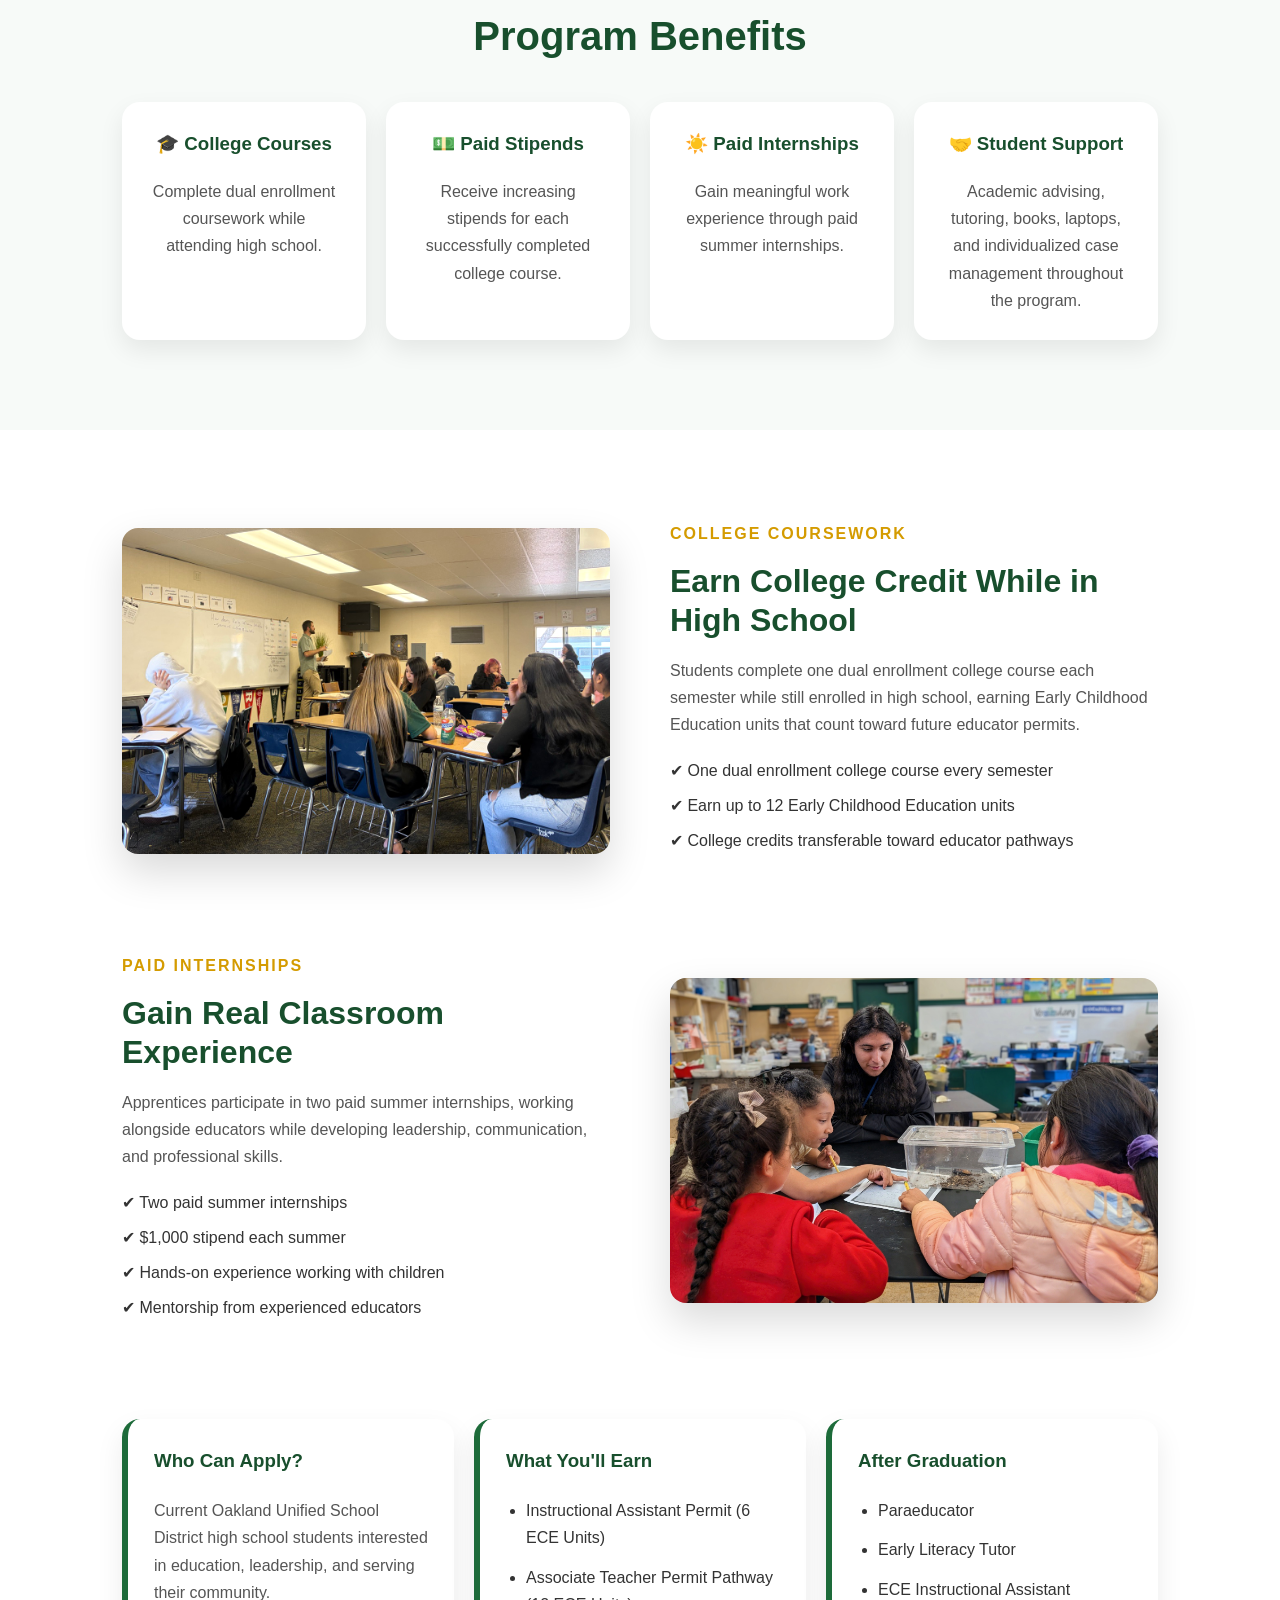
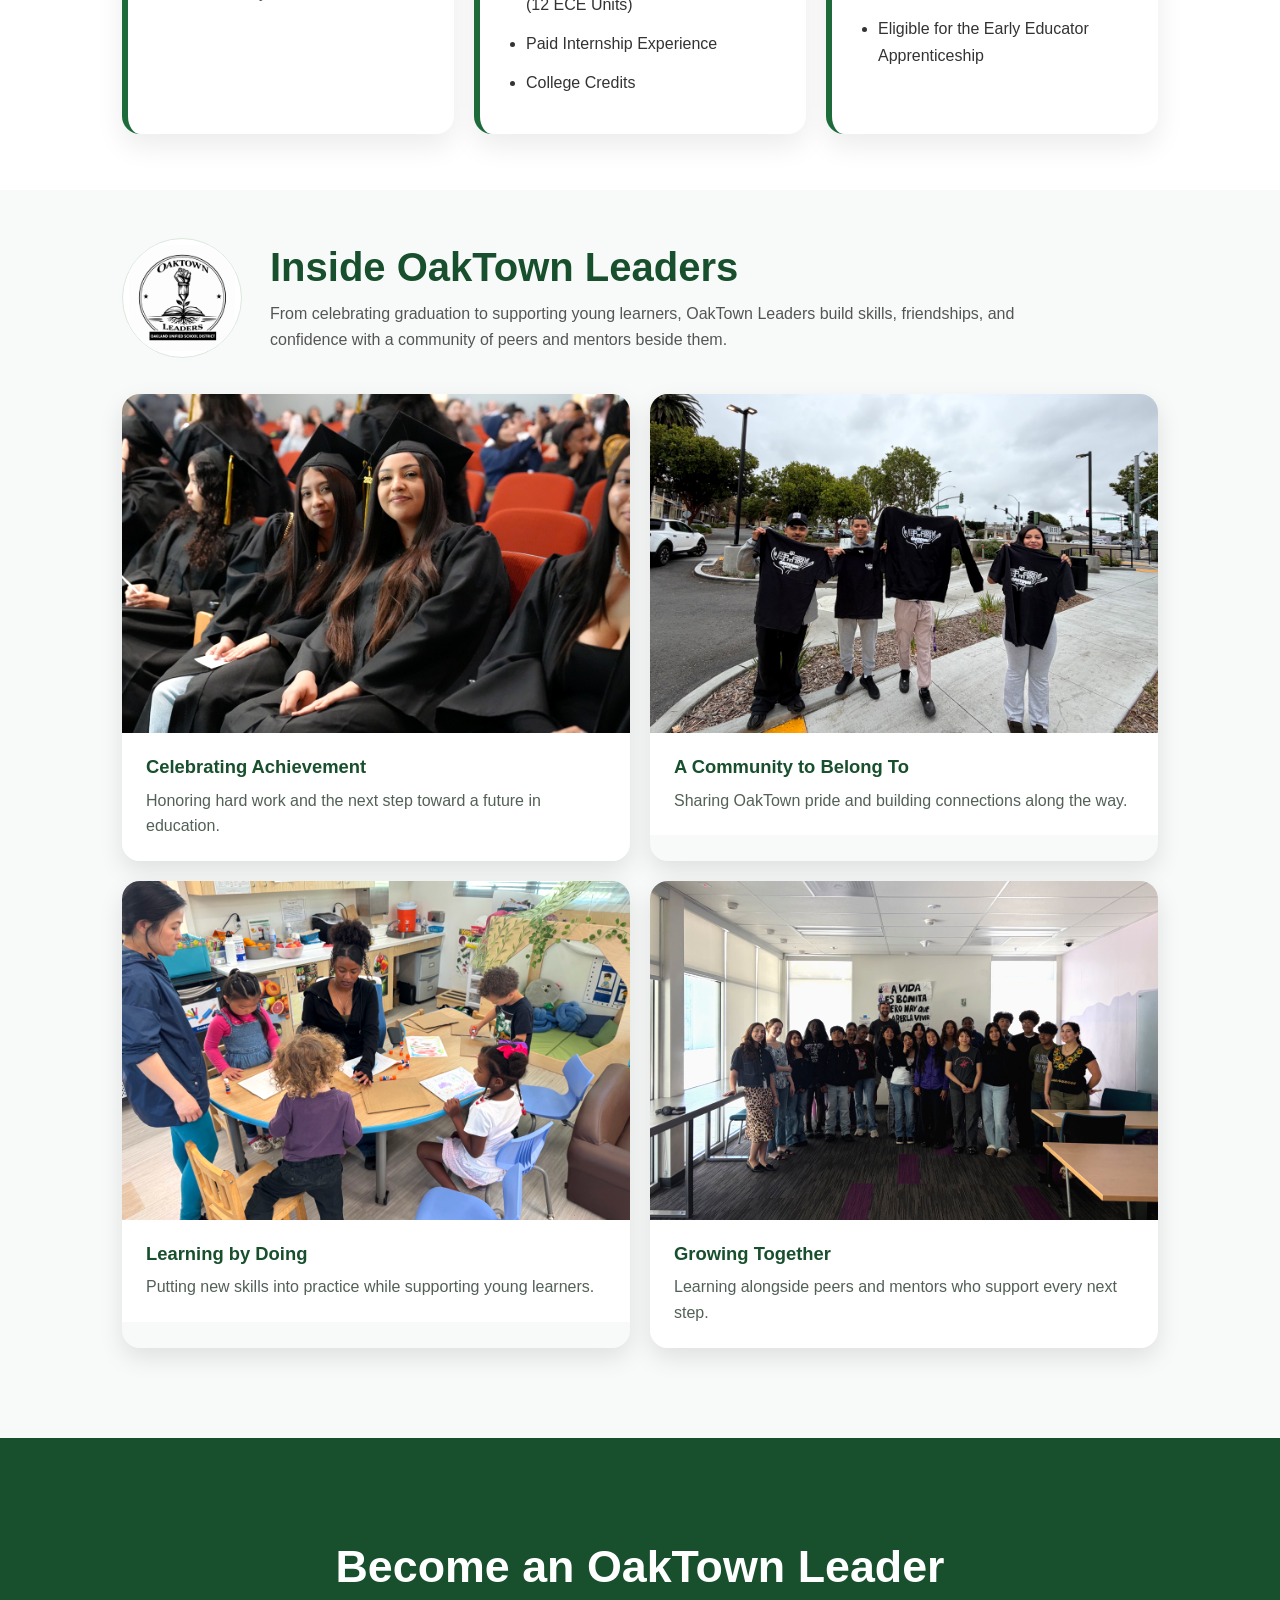
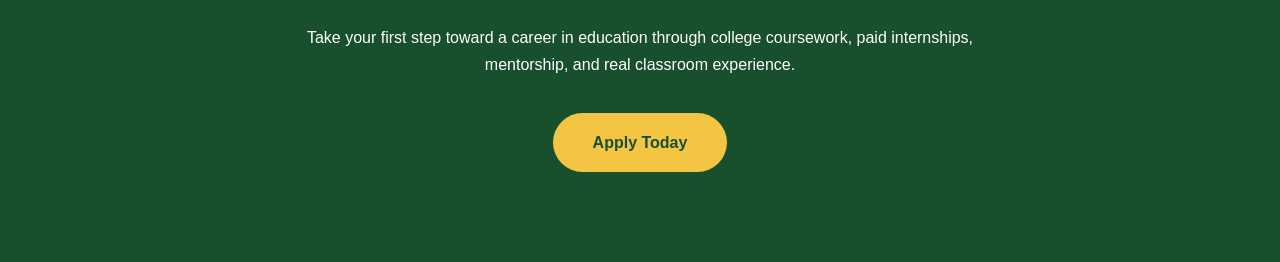
<file: oaktown.html>
<!DOCTYPE html>
<html>
<head>

    <meta charset="UTF-8">
    <meta name="viewport" content="width=device-width, initial-scale=1.0">

    <title>OakTown Leaders | Oakland Early Educator Pathways</title>

    <meta name="description"
          content="Explore OakTown Leaders, Oakland Unified School District's paid pre-apprenticeship program for high school students. Earn college credit, receive mentorship, complete paid internships, and begin your pathway toward a career in education.">

    <link rel="stylesheet" href="css/otl.css?v=20260916-program-logos">
    <link rel="stylesheet" href="css/pathway-shell.css">
    <link rel="stylesheet" href="css/otl-compact.css?v=20260916-gallery-header">

    <link rel="stylesheet" href="css/navigation.css?v=20260916">
    <script src="js/navigation.js?v=20260916" defer></script>
</head>

<body>

<!-- ===================== NAVIGATION ===================== -->


<header>

    <nav class="navbar">

        <!-- Left side -->
        <div class="nav-brand">

            <img src="images/ousd_darkgreen.jpg"
                 alt="Oakland Unified School District Logo"
                 class="nav-logo">

            <div class="brand-text">
                <h2>Oakland Early Educator Pathways</h2>
                <p>Oakland Unified School District</p>
            </div>

        </div>

        <!-- Right side -->
        <ul class="nav-links">

            <li><a href="index.html" class="active">Home</a></li>

            <li><a href="index.html#impact">Impact</a></li>

            <li><a href="current-apprentices.html">Current Apprentices</a></li>

            <li><a href="#apply">Apply</a></li>

        </ul>

    </nav>

</header>


<!-- ===================== HERO ===================== -->

<section class="page-hero">

    <div class="page-hero-content">

        <p class="eyebrow">
            HIGH SCHOOL PRE-APPRENTICESHIP
        </p>

        <h1>
            OakTown Leaders
        </h1>

        <p class="description">
         A paid pathway that prepares Oakland high school students
         for careers in education while earning college credit
         and real classroom experience.


        </p>

        <a href="https://docs.google.com/forms/d/e/1FAIpQLSe286mVvwdzIF2Emko_1piH83ceMN5kDVIeQH3snInYhV8fvg/viewform" class="hero-btn">

            Apply to OakTown Leaders →

        </a>

        </a>

    </div>

</section>
<!-- ================= STATS ================= -->

<section class="stats">

    <div class="stat">
        <h2>2</h2>
        <p>Paid Summer Internships</p>
    </div>

    <div class="stat">
        <h2>12</h2>
        <p>ECE College Units</p>
    </div>

    <div class="stat">
        <h2>$300+</h2>
        <p>Course Stipends</p>
    </div>

    <div class="stat">
        <h2>✔</h2>
        <p>Career Pathway</p>
    </div>

</section>


<!-- ================= ABOUT ================= -->

<section class="about">

    <div class="about-text">

        <h2>Start Your Journey in Education</h2>

        <p>
            OakTown Leaders is Oakland Unified School District's
            pre-apprenticeship program for current high school students who are
            interested in careers in education and community leadership.
        </p>

        <p>
            Through dual enrollment college courses, paid internships, and
            mentorship, students gain valuable experience while building a
            strong foundation for future careers serving Oakland's children and
            families.
        </p>

        <p>
            Graduates leave the program with college credit, professional
            experience, and a direct pathway into educator careers with OUSD.
        </p>

    </div>

    <div class="about-image">

        <img src="images/Oaktownleaders.png" loading="lazy" decoding="async"
             alt="OakTown Leaders program logo">

    </div>

</section>



<!-- ================= BENEFITS ================= -->

<section class="benefits" id="benefits">

    <h2>Program Benefits</h2>

    <div class="benefit-grid">

        <div class="benefit-card">

            <h3>🎓 College Courses</h3>

            <p>
                Complete dual enrollment coursework while attending high school.
            </p>

        </div>

        <div class="benefit-card">

            <h3>💵 Paid Stipends</h3>

            <p>
                Receive increasing stipends for each successfully completed
                college course.
            </p>

        </div>

        <div class="benefit-card">

            <h3>☀️ Paid Internships</h3>

            <p>
                Gain meaningful work experience through paid summer internships.
            </p>

        </div>

        <div class="benefit-card">

            <h3>🤝 Student Support</h3>

            <p>
                Academic advising, tutoring, books, laptops, and individualized
                case management throughout the program.
            </p>

        </div>

    </div>

</section>

<!-- ================= FEATURES ================= -->

<section class="feature-section">

    <div class="feature">

        <div class="feature-image">

            <img src="images/otl-coursework-web.jpg" width="1200" height="800" class="coursework-photo" loading="lazy" decoding="async"
                 alt="OakTown Leaders students participating in a classroom lesson with their instructor">

        </div>

        <div class="feature-text">

            <p class="section-label">COLLEGE COURSEWORK</p>

            <h2>Earn College Credit While in High School</h2>

            <p>
                Students complete one dual enrollment college course each
                semester while still enrolled in high school, earning Early
                Childhood Education units that count toward future educator
                permits.
            </p>

            <ul>

                <li>✔ One dual enrollment college course every semester</li>

                <li>✔ Earn up to 12 Early Childhood Education units</li>

                <li>✔ College credits transferable toward educator pathways</li>

            </ul>

        </div>

    </div>



    <div class="feature reverse">

        <div class="feature-image">

            <img src="images/otl-paid-internship.jpg" class="internship-photo" loading="lazy" decoding="async"
                 alt="An OakTown Leader supporting children as they observe a classroom habitat and complete an activity together">

        </div>

        <div class="feature-text">

            <p class="section-label">PAID INTERNSHIPS</p>

            <h2>Gain Real Classroom Experience</h2>

            <p>
                Apprentices participate in two paid summer internships,
                working alongside educators while developing leadership,
                communication, and professional skills.
            </p>

            <ul>

                <li>✔ Two paid summer internships</li>

                <li>✔ $1,000 stipend each summer</li>

                <li>✔ Hands-on experience working with children</li>

                <li>✔ Mentorship from experienced educators</li>

            </ul>

        </div>

    </div>

</section>






<!-- ================= CAREER PATHWAY ================= -->

<section class="info-section">

    <div class="info-card">

        <h3>Who Can Apply?</h3>

        <p>

            Current Oakland Unified School District high school students
            interested in education, leadership, and serving their community.

        </p>

    </div>



    <div class="info-card">

        <h3>What You'll Earn</h3>

        <ul>

            <li>Instructional Assistant Permit (6 ECE Units)</li>

            <li>Associate Teacher Permit Pathway (12 ECE Units)</li>

            <li>Paid Internship Experience</li>

            <li>College Credits</li>

        </ul>

    </div>



    <div class="info-card">

        <h3>After Graduation</h3>

        <ul>

            <li>Paraeducator</li>

            <li>Early Literacy Tutor</li>

            <li>ECE Instructional Assistant</li>

            <li>Eligible for the Early Educator Apprenticeship</li>

        </ul>

    </div>

</section>



<!-- ================= GALLERY ================= -->

<section class="gallery otl-experience-gallery">

    <div class="section-heading">

        <div class="gallery-logo-panel">
            <img src="images/otl-black-white-logo.png" alt="OakTown Leaders — Oakland Unified School District" loading="lazy">
        </div>

        <h2>Inside OakTown Leaders</h2>

        <p>

            From celebrating graduation to supporting young learners, OakTown
            Leaders build skills, friendships, and confidence with a community
            of peers and mentors beside them.

        </p>

    </div>

    <div class="gallery-grid">

        <figure>

            <img src="images/otl-graduates-web.jpg" width="1200" height="800" loading="lazy" decoding="async"
                 alt="Two OakTown Leaders graduates smiling in caps and gowns at their graduation ceremony">

            <figcaption>
                <strong>Celebrating Achievement</strong>
                <span>Honoring hard work and the next step toward a future in education.</span>
            </figcaption>

        </figure>

        <figure>

            <img src="images/otl-community-web.jpg" width="1200" height="800" loading="lazy" decoding="async"
                 alt="OakTown Leaders holding up their program shirts and sweatshirt together outdoors">

            <figcaption>
                <strong>A Community to Belong To</strong>
                <span>Sharing OakTown pride and building connections along the way.</span>
            </figcaption>

        </figure>

        <figure>

            <img src="images/otl-classroom-web.jpg" width="1200" height="800" loading="lazy" decoding="async"
                 alt="An OakTown Leader helping young children with an art activity around a classroom table">

            <figcaption>
                <strong>Learning by Doing</strong>
                <span>Putting new skills into practice while supporting young learners.</span>
            </figcaption>

        </figure>

        <figure>

            <img src="images/otl-mentorship-web.jpg" width="1200" height="800" loading="lazy" decoding="async"
                 alt="OakTown Leaders cohort and mentors gathered for a group photo in a classroom">

            <figcaption>
                <strong>Growing Together</strong>
                <span>Learning alongside peers and mentors who support every next step.</span>
            </figcaption>

        </figure>

    </div>

</section>



<!-- ================= CTA ================= -->

<section class="cta" id="apply">

    <h2>Become an OakTown Leader</h2>

    <p>

        Take your first step toward a career in education through college
        coursework, paid internships, mentorship, and real classroom
        experience.

    </p>

    <a href="https://tinyurl.com/OUSDapprenticeship">

        Apply Today

    </a>

</section>
</file>
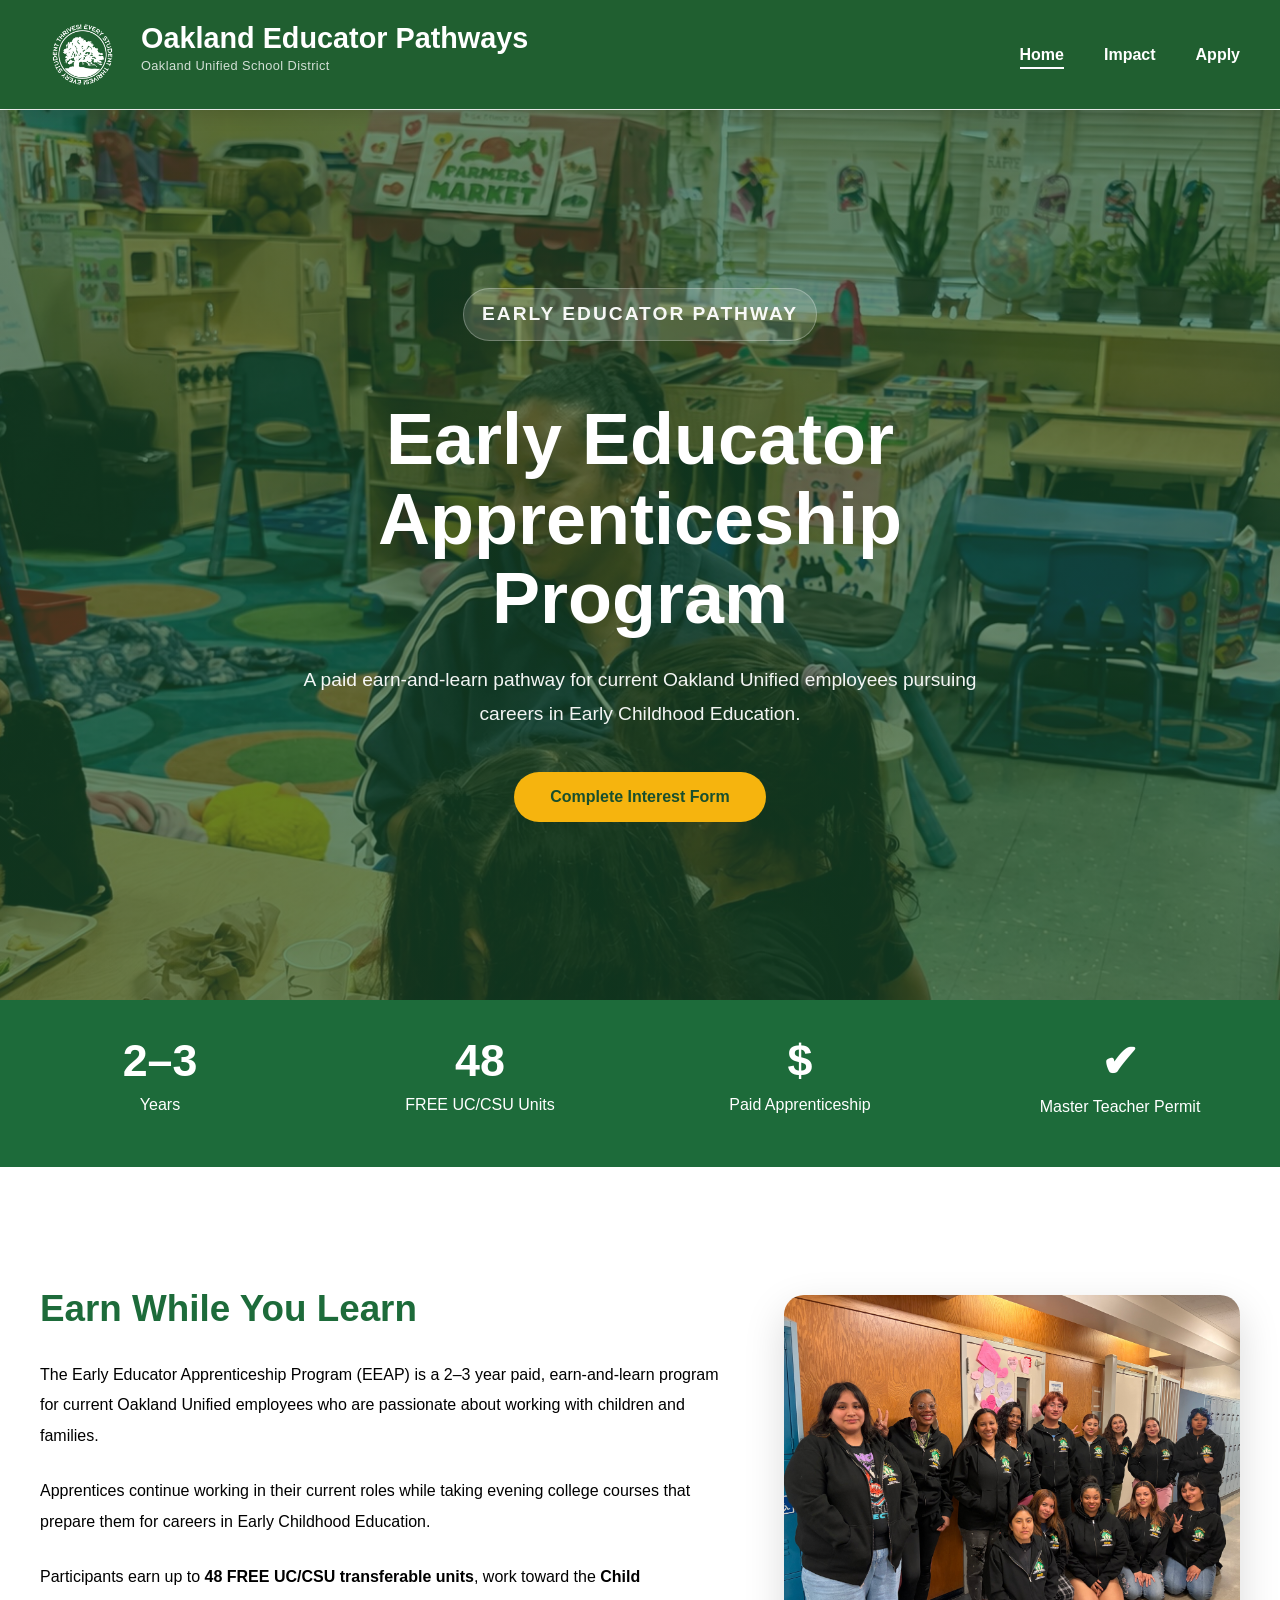
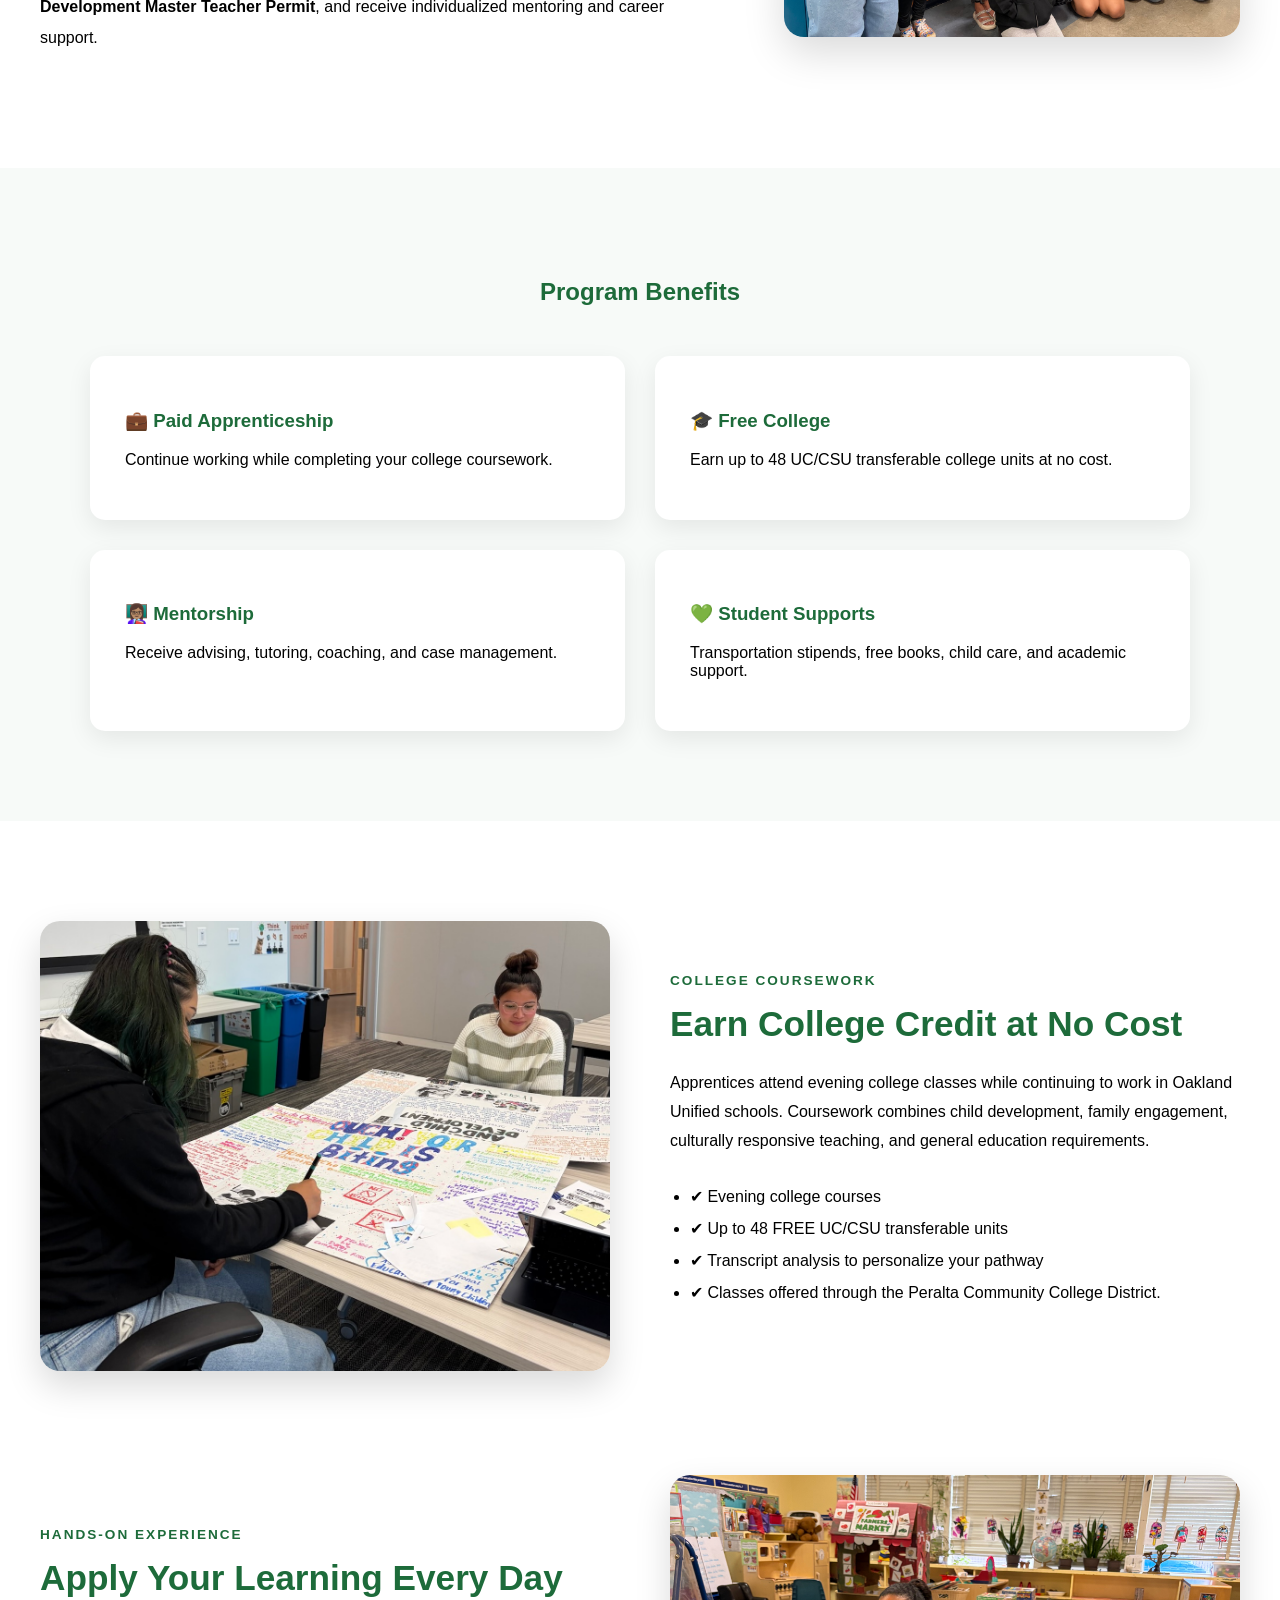
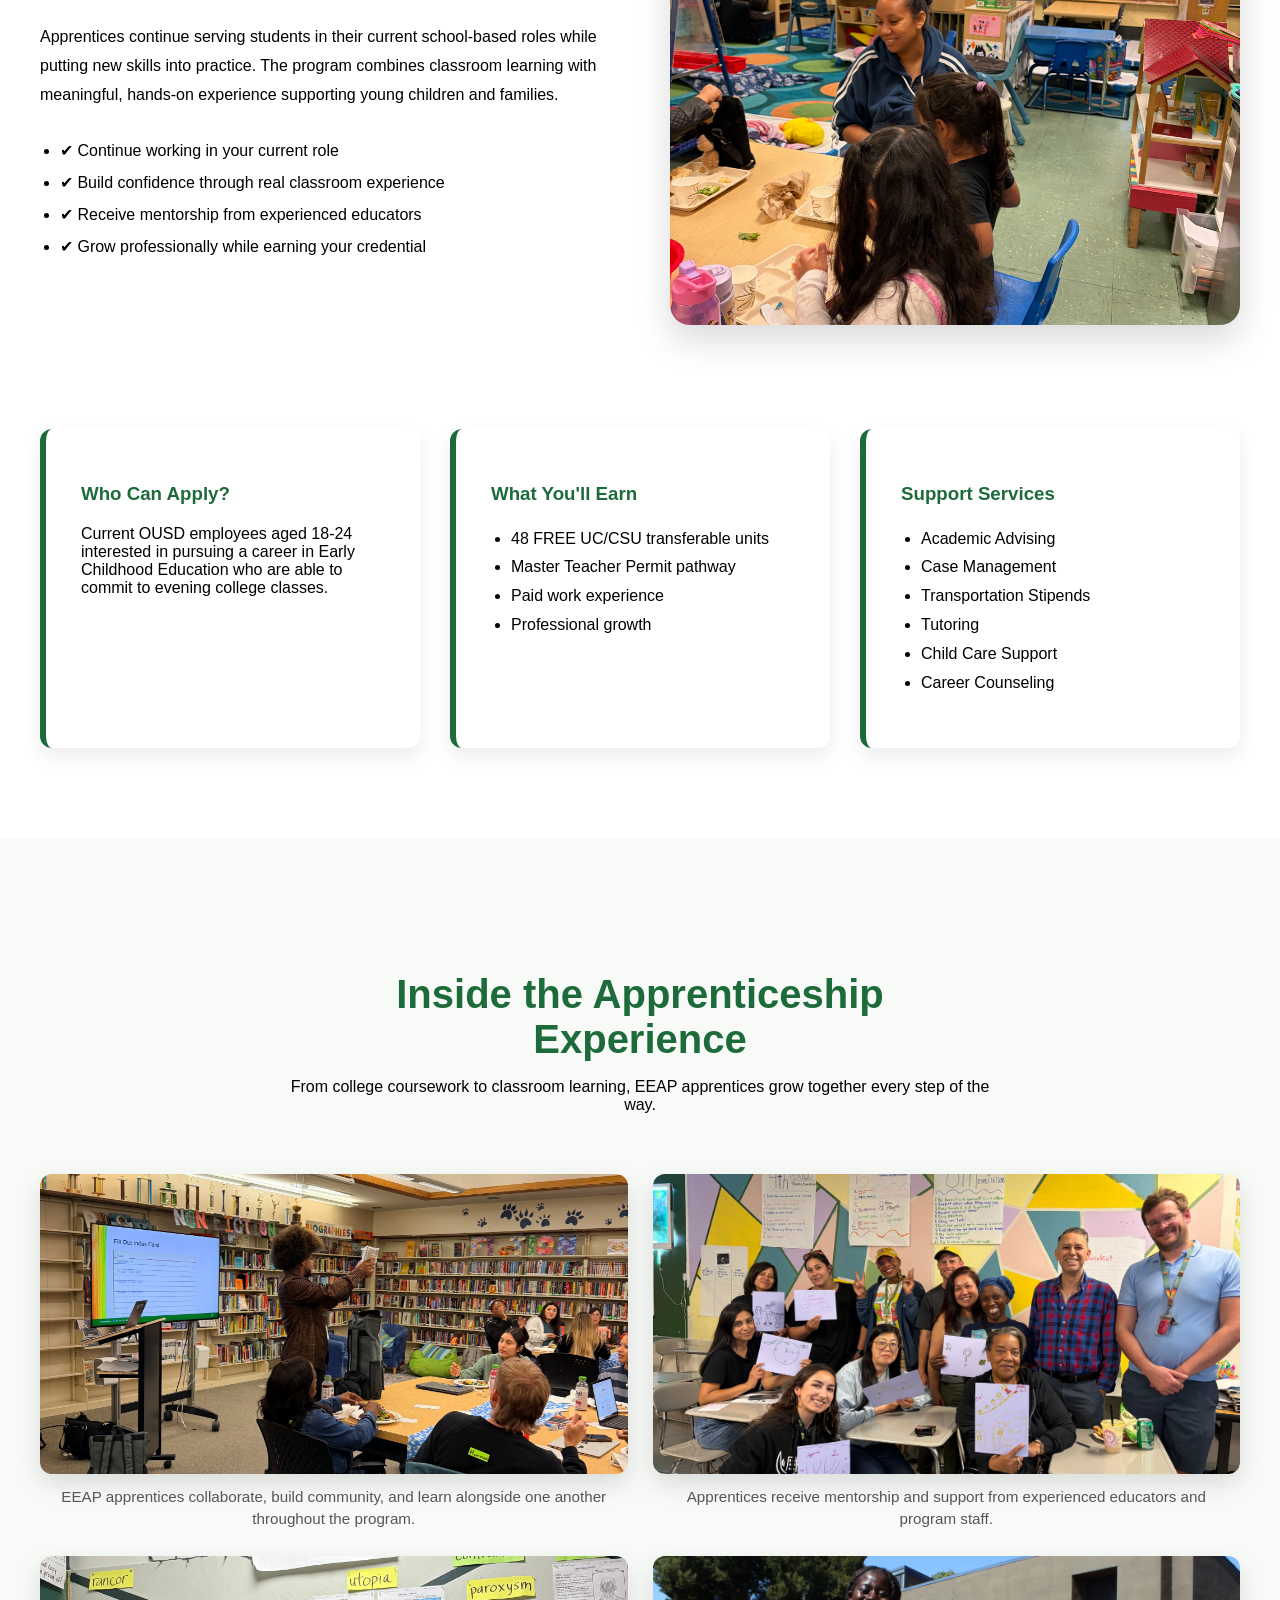
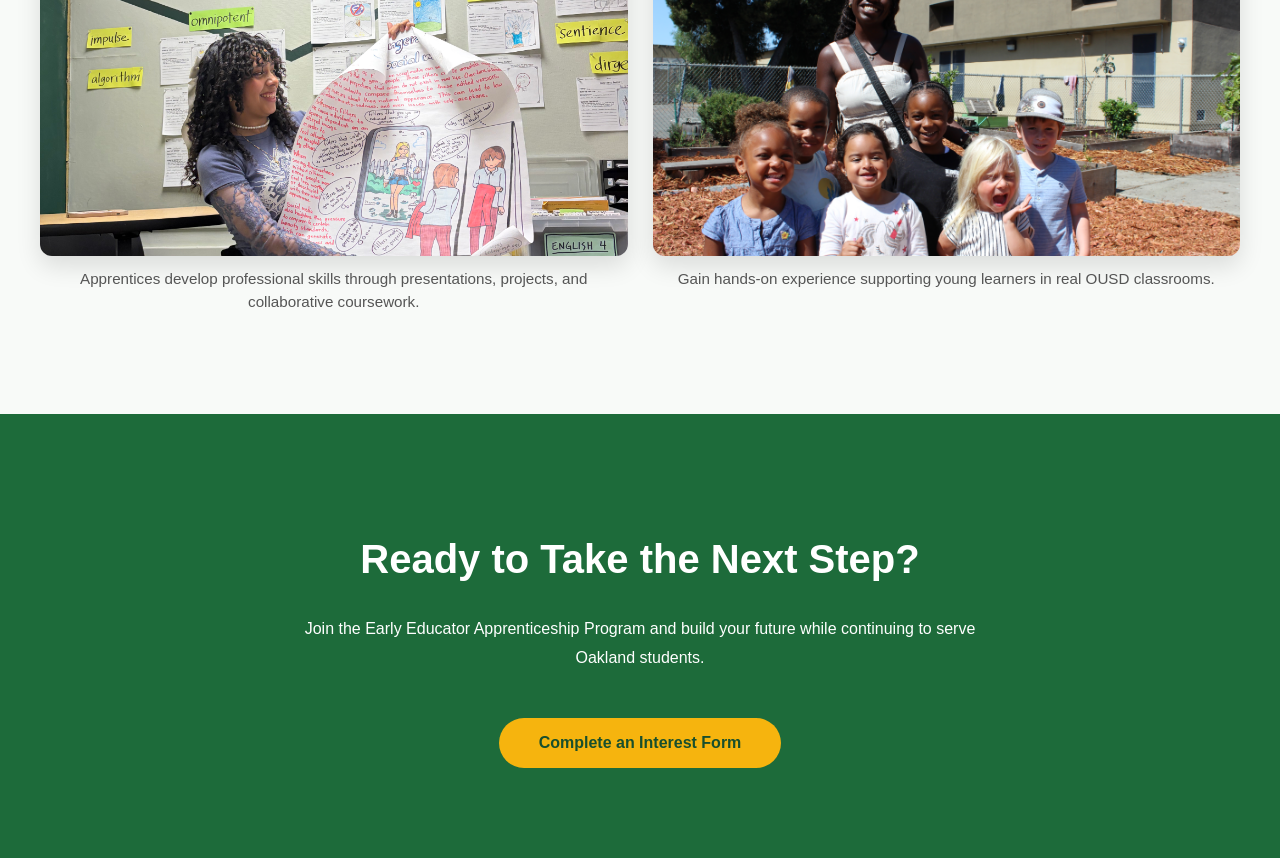
<file: Oakland-Educator-Pathways/early-educator.html>
<!DOCTYPE html>
<html>
<head>

    <meta charset="UTF-8">
    <meta name="viewport" content="width=device-width, initial-scale=1.0">

    <title>Early Educator Apprenticeship Program | Oakland Unified School District</title>

    <meta name="description" content="Explore the Early Educator Apprenticeship Program (EEAP) at Oakland Unified School District. Gain paid classroom experience, college credit, mentorship, and a pathway to a career in education.">

    <link rel="stylesheet" href="css/eeap.css">

</head>

<body>

<!-- ===================== NAVIGATION ===================== -->

<header>

    <nav class="navbar">

        <!-- Left side -->
        <div class="nav-brand">

            <img src="images/ousd_darkgreen.jpg"
                 alt="Oakland Unified School District Logo"
                 class="nav-logo">

            <div class="brand-text">
                <h2>Oakland Educator Pathways</h2>
                <p>Oakland Unified School District</p>
            </div>

        </div>

        <!-- Right side -->
        <ul class="nav-links">

            <li><a href="index.html" class="active">Home</a></li>

            <li><a href="#impact">Impact</a></li>

            <li><a href="#apply">Apply</a></li>

        </ul>

    </nav>

</header>

<!-- ================= HERO ================= -->

<section class="eeap-hero">

    <div class="hero-content">

        <p class="eyebrow">EARLY EDUCATOR PATHWAY</p>

        <h1>Early Educator Apprenticeship Program</h1>

        <p>
            A paid earn-and-learn pathway for current Oakland Unified employees
            pursuing careers in Early Childhood Education.
        </p>


        <a href="https://tinyurl.com/OUSDapprenticeship" class="hero-btn">
            Complete Interest Form
        </a>

    </div>

</section>

<!-- ================= STATS ================= -->

<section class="stats">

    <div class="stat">
        <h2>2–3</h2>
        <p>Years</p>
    </div>

    <div class="stat">
        <h2>48</h2>
        <p>FREE UC/CSU Units</p>
    </div>

    <div class="stat">
        <h2>$</h2>
        <p>Paid Apprenticeship</p>
    </div>

    <div class="stat">
        <h2>✔</h2>
        <p>Master Teacher Permit</p>
    </div>

</section>

<!-- ================= ABOUT ================= -->

<section class="about">

    <div class="about-text">

        <h2>Earn While You Learn</h2>

        <p>
            The Early Educator Apprenticeship Program (EEAP) is a 2–3 year paid,
            earn-and-learn program for current Oakland Unified employees who are
            passionate about working with children and families.
        </p>

        <p>
            Apprentices continue working in their current roles while taking
            evening college courses that prepare them for careers in Early
            Childhood Education.
        </p>

        <p>
            Participants earn up to <strong>48 FREE UC/CSU transferable units</strong>,
            work toward the <strong>Child Development Master Teacher Permit</strong>,
            and receive individualized mentoring and career support.
        </p>

    </div>

    <div class="about-image">

        <img src="images/IMG_0585.jpeg" alt="EEAP Classroom">

    </div>

</section>

<!-- ================= BENEFITS ================= -->

<section class="benefits">

    <h2>Program Benefits</h2>

    <div class="benefit-grid">

        <div class="benefit-card">
            <h3>💼 Paid Apprenticeship</h3>
            <p>Continue working while completing your college coursework.</p>
        </div>

        <div class="benefit-card">
            <h3>🎓 Free College</h3>
            <p>Earn up to 48 UC/CSU transferable college units at no cost.</p>
        </div>

        <div class="benefit-card">
            <h3>👩🏽‍🏫 Mentorship</h3>
            <p>Receive advising, tutoring, coaching, and case management.</p>
        </div>

        <div class="benefit-card">
            <h3>💚 Student Supports</h3>
            <p>Transportation stipends, free books, child care, and academic support.</p>
        </div>

    </div>

</section>

<!-- ================= COLLEGE COURSEWORK ================= -->

<section class="feature-section">

    <div class="feature-image">
        <img src="images/1234.jpg"
             alt="EEAP apprentices attending a college class">
    </div>

    <div class="feature-content">

        <span class="section-tag">COLLEGE COURSEWORK</span>

        <h2>Earn College Credit at No Cost</h2>

        <p>
            Apprentices attend evening college classes while continuing to work
            in Oakland Unified schools. Coursework combines child development,
            family engagement, culturally responsive teaching, and general
            education requirements.
        </p>

        <ul>
            <li>✔ Evening college courses</li>
            <li>✔ Up to 48 FREE UC/CSU transferable units</li>
            <li>✔ Transcript analysis to personalize your pathway</li>
            <li>✔ Classes offered through the Peralta Community College District.</li>
        </ul>

    </div>

</section>

<!-- ================= CLASSROOM EXPERIENCE ================= -->

<section class="feature-section reverse">

    <div class="feature-image">

        <img src="images/IMG_3177.jpeg"
             alt="EEAP apprentice working with children">

    </div>

    <div class="feature-content">

        <span class="section-tag">HANDS-ON EXPERIENCE</span>

        <h2>Apply Your Learning Every Day</h2>

        <p>
            Apprentices continue serving students in their current school-based
            roles while putting new skills into practice. The program combines
            classroom learning with meaningful, hands-on experience supporting
            young children and families.
        </p>

        <ul>
            <li>✔ Continue working in your current role</li>
            <li>✔ Build confidence through real classroom experience</li>
            <li>✔ Receive mentorship from experienced educators</li>
            <li>✔ Grow professionally while earning your credential</li>
        </ul>

    </div>

</section>
<!-- ================= INFO ================= -->

<section class="info-section">

    <div class="info-card">

        <h3>Who Can Apply?</h3>

        <p>
            Current OUSD employees aged 18-24 interested in pursuing a career in Early
            Childhood Education who are able to commit to evening college classes.
        </p>

    </div>

    <div class="info-card">

        <h3>What You'll Earn</h3>

        <ul>
            <li>48 FREE UC/CSU transferable units</li>
            <li>Master Teacher Permit pathway</li>
            <li>Paid work experience</li>
            <li>Professional growth</li>
        </ul>

    </div>

    <div class="info-card">

        <h3>Support Services</h3>

        <ul>
            <li>Academic Advising</li>
            <li>Case Management</li>
            <li>Transportation Stipends</li>
            <li>Tutoring</li>
            <li>Child Care Support</li>
            <li>Career Counseling</li>
        </ul>

    </div>

</section>

<!-- ================= GALLERY ================= -->

<section class="gallery">

    <div class="section-heading">

        <h2>Inside the Apprenticeship Experience</h2>

        <p>
            From college coursework to classroom learning,
            EEAP apprentices grow together every step of the way.
        </p>

    </div>

    <div class="gallery-grid">

        <figure class="gallery-item">
            <img src="images/EEAP Meeting.jpg" alt="EEAP cohort">
            <figcaption>
                EEAP apprentices collaborate, build community, and learn alongside one another throughout the program.
            </figcaption>
        </figure>

        <figure class="gallery-item">
            <img src="images/IMG_2324.jpeg" alt="EEAP mentors">
            <figcaption>
                Apprentices receive mentorship and support from experienced educators and program staff.
            </figcaption>
        </figure>

        <figure class="gallery-item">
            <img src="images/IMG_2458.jpeg" alt="Professional presentation">
            <figcaption>
                Apprentices develop professional skills through presentations, projects, and collaborative coursework.
            </figcaption>
        </figure>

        <figure class="gallery-item">
            <img src="images/IMG_5655.JPG" alt="Working with children">
            <figcaption>
                Gain hands-on experience supporting young learners in real OUSD classrooms.
            </figcaption>
        </figure>

    </div>

</section>
<!-- ================= CTA ================= -->

<section class="cta">

    <h2>Ready to Take the Next Step?</h2>

    <p>
        Join the Early Educator Apprenticeship Program and build your future
        while continuing to serve Oakland students.
    </p>

    <a href="https://tinyurl.com/OUSDapprenticeship">
        Complete an Interest Form
    </a>

</section>
</html>
</file>
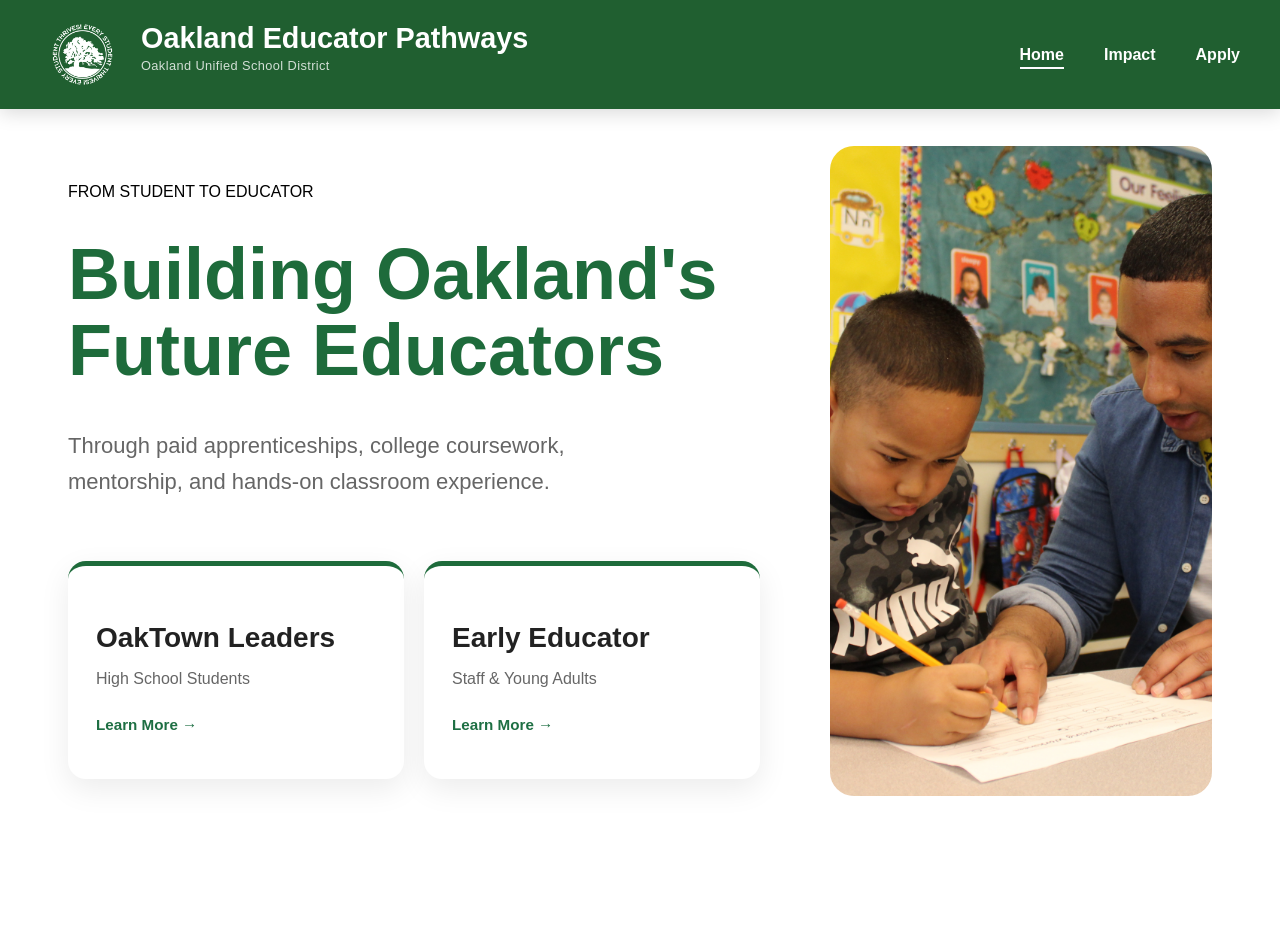
<file: Oakland-Educator-Pathways/home.html>
<!DOCTYPE html>
<html lang="en">

<head>

    <meta charset="UTF-8">
    <meta name="viewport" content="width=device-width, initial-scale=1.0">

    <title>OUSD Educator Pathways</title>

    <link rel="stylesheet" href="css/app.css">

</head>

<body>

<!-- ===================== NAVIGATION ===================== -->

<header>

    <nav class="navbar">

        <!-- Left side -->
        <div class="nav-brand">

            <img src="images/ousd_darkgreen.jpg"
                 alt="Oakland Unified School District Logo"
                 class="nav-logo">

            <div class="brand-text">
                <h2>Oakland Educator Pathways</h2>
                <p>Oakland Unified School District</p>
            </div>

        </div>

        <!-- Right side -->
        <ul class="nav-links">

            <li><a href="home.html" class="active">Home</a></li>

            <li><a href="#impact">Impact</a></li>

            <li><a href="#apply">Apply</a></li>

        </ul>

    </nav>

</header>
<!-- ===================== HERO ===================== -->
<section class="hero">

    <div class="hero-left">

        <p class="eyebrow">
            FROM STUDENT TO EDUCATOR
        </p>

        <h1>
            Building Oakland's Future Educators
        </h1>

        <p class="description">
            Through paid apprenticeships,
            college coursework,
            mentorship,
            and hands-on classroom experience.
        </p>

          <div class="program-links">

    <a href="oaktown.html" class="program-card">

        <h3>OakTown Leaders</h3>

        <p>High School Students</p>
        <p>Learn More → </p> 

    </a>

    <a href="early-educator.html" class="program-card">

        <h3>Early Educator</h3>

        <p>Staff & Young Adults</p>
        <p>Learn More → </p> 



    </a>

</div>

    </div>

     <div class="hero-right">

        <img src="images/classroom.jpg" alt="Educator helping student">

    </div>

   

</section>

<!-- ===================== Program Cards ===================== -->
</file>
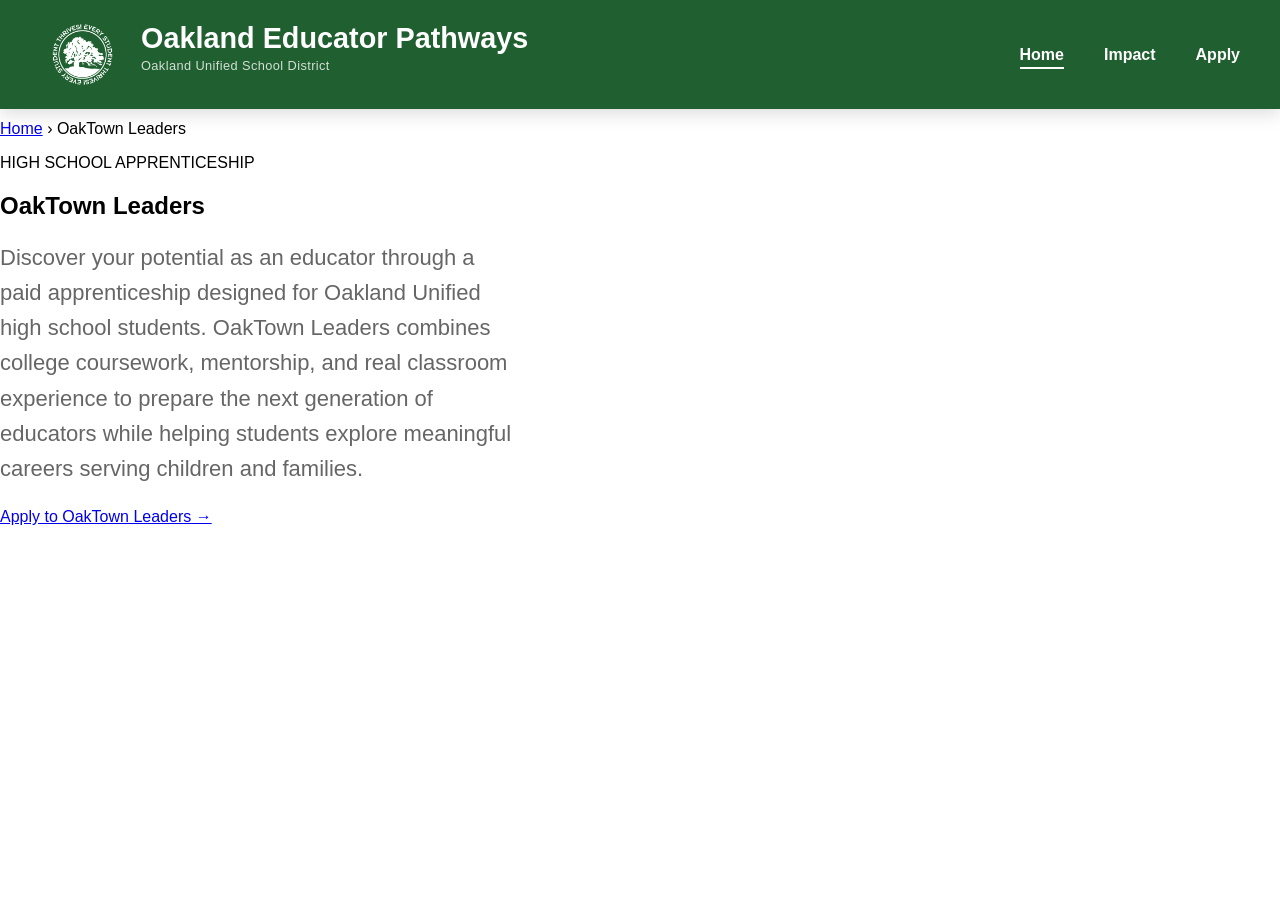
<file: Oakland-Educator-Pathways/oaktown.html>
<!DOCTYPE html>
<html>
<head>

    <meta charset="UTF-8">
    <meta name="viewport" content="width=device-width, initial-scale=1.0">

    <title>Early Educator Apprenticeship Program | Oakland Unified School District</title>

    <meta name="description" content="Explore the Early Educator Apprenticeship Program (EEAP) at Oakland Unified School District. Gain paid classroom experience, college credit, mentorship, and a pathway to a career in education.">

    <link rel="stylesheet" href="css/otl.css">

</head>

<body>

<!-- ===================== NAVIGATION ===================== -->

<header>

    <nav class="navbar">

        <!-- Left side -->
        <div class="nav-brand">

            <img src="images/ousd_darkgreen.jpg"
                 alt="Oakland Unified School District Logo"
                 class="nav-logo">

            <div class="brand-text">
                <h2>Oakland Educator Pathways</h2>
                <p>Oakland Unified School District</p>
            </div>

        </div>

        <!-- Right side -->
        <ul class="nav-links">

            <li><a href="index.html" class="active">Home</a></li>

            <li><a href="#impact">Impact</a></li>

            <li><a href="#apply">Apply</a></li>

        </ul>

    </nav>

</header>


<!-- ===================== PAGE HERO ===================== -->

<section class="page-hero">

    <!-- Breadcrumbs -->

    <div class="breadcrumbs">

        <a href="home.html">Home</a>

        <span>›</span>

        <span>OakTown Leaders</span>

    </div>

    <!-- Hero Content -->

    <div class="page-hero-content">

        <p class="eyebrow">
            HIGH SCHOOL APPRENTICESHIP
        </p>

        <h1>
            OakTown Leaders
        </h1>

        <p class="description">
            Discover your potential as an educator through a paid apprenticeship
            designed for Oakland Unified high school students. OakTown Leaders
            combines college coursework, mentorship, and real classroom
            experience to prepare the next generation of educators while helping
            students explore meaningful careers serving children and families.
        </p>

        <a href="#apply" class="hero-button">
            Apply to OakTown Leaders →
        </a>

    </div>

</section>
</file>
<file: css/app.css>
/* BODY */

body{
    margin:0;
    font-family: Arial, Helvetica, sans-serif;
    background:white;

}

.navbar{
    position:fixed;
    top:0;
    left:0;

    width:100%;
    box-sizing:border-box;

    display:flex;
    justify-content:space-between;
    align-items:center;

    padding:12px 40px;

    background:#205F30;
    box-shadow:0 4px 18px rgba(0,0,0,.15);

    z-index:1000;
}
/* ---------- Left Side ---------- */

.nav-brand{
    display: flex;
    align-items: center;
    gap: 16px;
}

.nav-logo{
    width:85px;
    height:85px;
    object-fit:contain;
    flex-shrink:0;
}

.brand-text{
    display:flex;
    flex-direction:column;
}

.brand-text h2{
    margin:0;
    color:white;
    font-size:1.8rem;
    font-weight:700;
    line-height:1.1;
}

.brand-text p{
    margin-top:4px;
    color:rgba(255,255,255,.8);
    font-size:.8rem;
    letter-spacing:.4px;
}

/* ---------- Right Side ---------- */

.nav-links{
    display:flex;
    align-items:center;

    list-style:none;

    gap:40px;

    margin:0;
    padding:0;
}

.nav-links a{
    color:white;
    text-decoration:none;
    font-weight:600;
    font-size:1rem;

    transition:.25s;
}

.nav-links a:hover{
    opacity:.75;
}

.nav-links a.active{
    border-bottom:2px solid white;
    padding-bottom:4px;
}

/* ---------------- HERO ---------------- */

/* HERO */
.hero h1{

    font-size:72px;

    line-height:1.05;

    margin:20px 0;

    color:#1E6B3B;

}

.hero{

    display:grid;

    grid-template-columns: 1fr 1fr;

    align-items:center;

    gap:70px;

    max-width:1400px;

    margin:auto;

    padding:60px;

    min-height:90vh;

}

.hero-left{

    display:flex;

    flex-direction:column;

    justify-content:center;

}

.hero-right img{

    width:100%;
    height:650px;
    object-fit:cover;
    border-radius:24px;
}

.description{

    font-size:22px;
    line-height:1.6;
    color:#666;
    max-width:520px;
    margin-top:20px;
}


/* ---------------- Cards ---------------- */
.program-links{

    display:flex;

    gap:20px;

    margin-top:40px;

}

.program-card{

    border-top:5px solid #1E6B3B;

}

.program-card p:last-child{
    margin-top: 28px;
    font-size: .95rem;
    font-weight: 600;
    color: #1E6F43;
    transition: .3s;
}

.program-card:hover p:last-child{
    transform: translateX(6px);
}

.program-card{

    width:280px;

    padding:28px;

    border-radius:18px;

    background:white;

    box-shadow:0 10px 30px rgba(0,0,0,.08);

    transition:.3s;

}

.program-card h3{

    font-size:28px;

    margin-bottom:12px;

}

.program-card p{

    color:#666;

    margin-bottom:18px;

}

.program-card:hover{

    transform:translateY(-8px);

    box-shadow:0 18px 40px rgba(0,0,0,.15);

}

.program-card{

    text-decoration:none;

    color:#222;

}

.program-card span{

    display:block;

    margin-top:20px;

    color:#1E6B3B;

    font-weight:700;

}

/* ---------------- Impact ---------------- */

html{
    scroll-behavior:smooth;
}

.impact{
    padding:88px 60px;
    background:#F7FAF8;
    /* Keep the mint section tucked under the fixed navigation on anchor jumps. */
    scroll-margin-top:100px;
}

.section-intro{
    max-width:760px;
}

.section-intro--centered{
    margin:0 auto;
    text-align:center;
}

.eyebrow,
.section-kicker{
    margin:0 0 14px;
    color:#C98C00;
    font-size:1.4rem;
    font-weight:800;
    letter-spacing:.12em;
    line-height:1.15;
}

.section-intro h2,
.home-apply h2{
    margin:0;
    color:#1E6B3B;
    font-size:clamp(2.2rem, 4vw, 3.25rem);
    line-height:1.15;
}

.section-intro > p:last-child{
    margin:20px 0 0;
    color:#536057;
    font-size:1.1rem;
    line-height:1.7;
}

.impact-metrics{
    display:grid;
    grid-template-columns:repeat(4, 1fr);
    gap:1px;
    margin:48px 0 72px;
    overflow:hidden;
    border-radius:18px;
    background:rgba(255,255,255,.3);
}

.impact-metric{
    min-height:150px;
    padding:28px 20px;
    display:flex;
    flex-direction:column;
    align-items:center;
    justify-content:center;
    background:#2A7048;
    color:white;
    text-align:center;
}

.impact-metric strong{
    font-size:clamp(2.5rem, 4vw, 3.5rem);
    line-height:1;
}

.impact-metric span{
    margin-top:12px;
    font-weight:600;
}

.impact-gallery-block{
    padding-top:20px;
}

.impact-gallery{
    display:grid;
    grid-template-columns:1.15fr 1fr 1fr;
    gap:22px;
    max-width:1280px;
    margin:42px auto 76px;
}

.impact-photo{
    position:relative;
    height:430px;
    margin:0;
    overflow:hidden;
    border-radius:18px;
    background:white;
    box-shadow:0 14px 34px rgba(24,79,45,.11);
}

.impact-photo img,
.impact-photo--tall img{
    display:block;
    width:100%;
    height:100%;
    object-fit:cover;
}

.impact-photo figcaption{
    position:absolute;
    right:0;
    bottom:0;
    left:0;
    margin:0;
    padding:42px 18px 18px;
    background:linear-gradient(transparent, rgba(9, 41, 24, .82));
    color:white;
    font-size:.95rem;
    font-weight:600;
    line-height:1.45;
}

.impact-news{
    padding-top:12px;
}

.featured-video{
    display:grid;
    grid-template-columns:minmax(0, .85fr) minmax(0, 1.15fr);
    gap:42px;
    align-items:center;
    max-width:1120px;
    margin:48px auto 64px;
    padding:34px;
    border-radius:18px;
    background:#EAF4EC;
}

.featured-video-copy h3{
    margin:0;
    color:#1E6B3B;
    font-size:clamp(1.7rem, 3vw, 2.35rem);
    line-height:1.2;
}

.featured-video-copy > p:not(.section-kicker):not(.video-prompt){
    margin:18px 0 0;
    color:#536057;
    font-size:1.05rem;
    line-height:1.65;
}

.featured-video-copy .video-prompt{
    margin-top:24px;
    color:#1E6B3B;
    font-size:1rem;
    font-weight:800;
}

.featured-video-media video{
    display:block;
    width:100%;
    aspect-ratio:16 / 9;
    object-fit:cover;
    border-radius:12px;
    background:#143A25;
}

.video-credit{
    margin:10px 0 0;
    color:#5D6D62;
    font-size:.85rem;
    font-style:italic;
    line-height:1.4;
}

.news-grid{
    display:grid;
    grid-template-columns:repeat(3, 1fr);
    gap:24px;
    max-width:1280px;
    margin:48px auto 0;
}

.news-card{
    display:flex;
    min-height:220px;
    padding:30px;
    flex-direction:column;
    border:1px solid #DCE8DE;
    border-top:5px solid #F6B40E;
    border-radius:14px;
    background:white;
    color:#1E6B3B;
    box-shadow:0 10px 24px rgba(0,0,0,.05);
    text-decoration:none;
    transition:transform .25s ease, box-shadow .25s ease;
}

.news-card:hover{
    transform:translateY(-5px);
    box-shadow:0 16px 30px rgba(24,79,45,.12);
}

.news-source{
    margin:0 0 16px;
    color:#8A6700;
    font-size:.75rem;
    font-weight:700;
    letter-spacing:1.2px;
}

.news-card h3{
    margin:0;
    color:#1E6B3B;
    font-size:1.35rem;
    line-height:1.35;
}

.news-card > span{
    margin-top:auto;
    padding-top:24px;
    font-weight:700;
}

.home-apply{
    padding:90px 60px;
    background:#1E6B3B;
    color:white;
    text-align:center;
}

.home-apply h2{
    color:white;
}

.home-apply p{
    margin:16px 0 32px;
    font-size:1.1rem;
}

.home-apply-links{
    display:flex;
    justify-content:center;
    gap:16px;
    flex-wrap:wrap;
}

.home-apply a{
    padding:14px 22px;
    border-radius:999px;
    background:#F6B40E;
    color:#184F2D;
    font-weight:700;
    text-decoration:none;
}

/* ---------------- Current Apprentices ---------------- */

.resources-page{
    background:#F7FAF8;
    color:#24362c;
}

.resources-hero{
    box-sizing:border-box;
    min-height:500px;
    padding:190px 60px 90px;
    background:#EAF4EC;
    text-align:center;
}

.resources-hero h1{
    max-width:850px;
    margin:0 auto;
    color:#1E6B3B;
    font-size:clamp(2.8rem, 5vw, 4.5rem);
    line-height:1.05;
}

.resources-hero > p:last-child{
    max-width:650px;
    margin:24px auto 0;
    color:#536057;
    font-size:1.15rem;
    line-height:1.65;
}

.resources{
    padding:88px 60px;
    background:white;
}

.resources-intro{
    max-width:700px;
}

.resources-intro--centered{
    margin:0 auto;
    text-align:center;
}

.resources-intro h2,
.resources-faq h2{
    margin:0;
    color:#1E6B3B;
    font-size:clamp(2.2rem, 4vw, 3.25rem);
    line-height:1.15;
}

.resources-intro > p:last-child{
    margin:18px 0 0;
    color:#536057;
    font-size:1.1rem;
    line-height:1.65;
}

.resource-grid{
    display:grid;
    grid-template-columns:repeat(2, minmax(0, 1fr));
    gap:26px;
    max-width:1280px;
    margin:44px auto 0;
}

.resource-card{
    padding:38px;
    border:1px solid #D7E5DA;
    border-top:7px solid #1E6B3B;
    border-radius:18px;
    background:#F7FAF8;
    box-shadow:0 12px 30px rgba(24,79,45,.08);
}

.resource-card--eeap{
    border-top-color:#C98C00;
}

.resource-program{
    margin:0 0 16px;
    color:#C98C00;
    font-size:.95rem;
    font-weight:800;
    letter-spacing:.1em;
    line-height:1.3;
}

.resource-card h3{
    margin:0;
    color:#1E6B3B;
    font-size:2rem;
    line-height:1.15;
}

.resource-card > p:not(.resource-program):not(.resource-note){
    margin:16px 0 0;
    color:#536057;
    line-height:1.6;
}

.resource-card h4{
    margin:30px 0 14px;
    color:#1E6B3B;
    font-size:1.1rem;
}

.resource-list{
    display:grid;
    gap:11px;
    margin:0;
    padding:0;
    list-style:none;
}

.resource-list li{
    display:flex;
    align-items:flex-start;
    gap:10px;
    color:#34483c;
    line-height:1.45;
}

.resource-list li::before{
    content:'→';
    color:#1E6B3B;
    font-weight:800;
}

.resource-note{
    margin:28px 0 0;
    padding-top:18px;
    border-top:1px solid #D7E5DA;
    color:#65736a;
    font-size:.92rem;
    font-style:italic;
    line-height:1.5;
}

.resources-faq{
    padding:88px 60px 100px;
    background:#EAF4EC;
}

.faq-list{
    display:grid;
    gap:12px;
    max-width:900px;
    margin:40px auto 0;
}

.faq-list details{
    padding:0 24px;
    border:1px solid #D7E5DA;
    border-radius:12px;
    background:white;
}

.faq-list summary{
    padding:21px 30px 21px 0;
    color:#1E6B3B;
    font-size:1.05rem;
    font-weight:700;
    cursor:pointer;
}

.faq-list p{
    margin:0 0 21px;
    color:#536057;
    line-height:1.6;
}

@media(max-width:900px){
    .impact{
        padding:80px 30px;
    }

    .impact-metrics,
    .news-grid{
        grid-template-columns:repeat(2, 1fr);
    }

    .featured-video{
        grid-template-columns:1fr;
    }

    .impact-gallery{
        grid-template-columns:1fr 1fr;
    }

    .impact-photo--tall{
        grid-column:span 2;
    }

    .impact-photo--tall img{
        height:100%;
    }

    .resource-grid{
        grid-template-columns:1fr;
    }
}

@media(max-width:600px){
    .hero,
    .impact,
    .home-apply{
        padding-right:24px;
        padding-left:24px;
    }

    .impact-metrics,
    .news-grid,
    .impact-gallery{
        grid-template-columns:1fr;
    }

    .featured-video{
        gap:26px;
        padding:24px;
    }

    .impact-photo--tall{
        grid-column:auto;
    }

    .impact-photo img,
    .impact-photo--tall img{
        height:100%;
    }

    .impact-photo{
        height:340px;
    }

    .section-kicker{
        font-size:1.05rem;
    }

    .resources-hero,
    .resources,
    .resources-faq{
        padding-right:24px;
        padding-left:24px;
    }

    .resources-hero{
        min-height:440px;
        padding-top:165px;
        padding-bottom:70px;
    }

    .resource-card{
        padding:28px 24px;
    }
}

.program-partners{
    margin-top:72px;
    padding-top:64px;
    border-top:1px solid #D7E5DA;
}

.partner-grid{
    display:grid;
    grid-template-columns:repeat(4, minmax(0, 1fr));
    gap:20px;
    max-width:1280px;
    margin:36px auto 0;
    padding:0;
    list-style:none;
}

.partner-grid li{
    display:flex;
    align-items:center;
    justify-content:center;
    min-height:120px;
    padding:24px;
    box-sizing:border-box;
    border-top:4px solid #1D6B3A;
    border-radius:14px;
    background:#fff;
    color:#205F30;
    font-size:1.3rem;
    font-weight:700;
    text-align:center;
    line-height:1.35;
}

@media(max-width:900px){
    .partner-grid{grid-template-columns:repeat(2, minmax(0, 1fr));}
}
@media(max-width:480px){
    .partner-grid{grid-template-columns:1fr;gap:14px;}
    .partner-grid li{min-height:88px;}
    .program-partners{margin-top:48px;padding-top:48px;}
}

/* Phone framework: the navigation becomes a compact two-row header rather
   than trying to fit the desktop links beside the site name. */
@media(max-width:720px){
    .navbar{
        position:static;
        flex-direction:column;
        align-items:stretch;
        gap:10px;
        padding:14px 20px 10px;
    }

    .nav-brand{
        justify-content:center;
        gap:10px;
    }

    .nav-logo{
        width:54px;
        height:54px;
    }

    .brand-text h2{
        font-size:1.3rem;
    }

    .brand-text p{
        margin:2px 0 0;
        font-size:.7rem;
    }

    .nav-links{
        justify-content:flex-start;
        gap:2px;
        width:100%;
        overflow-x:auto;
        padding:0 0 3px;
        scrollbar-width:none;
    }

    .nav-links::-webkit-scrollbar{
        display:none;
    }

    .nav-links li{
        flex:0 0 auto;
    }

    .nav-links a{
        display:block;
        padding:8px 10px;
        font-size:.84rem;
        white-space:nowrap;
    }

    .nav-links a.active{
        padding-bottom:6px;
    }

    .hero{
        grid-template-columns:1fr;
        gap:32px;
        min-height:0;
        padding:48px 24px 56px;
    }

    .hero h1{
        margin:14px 0;
        font-size:clamp(2.55rem, 12vw, 4rem);
    }

    .description{
        font-size:1.08rem;
        line-height:1.55;
    }

    .hero-right img{
        height:330px;
        border-radius:18px;
    }

    .program-links{
        flex-direction:column;
        gap:16px;
        margin-top:30px;
    }

    .program-card{
        width:auto;
        padding:24px;
    }

    .impact{
        padding:64px 24px;
        scroll-margin-top:0;
    }

    .section-intro h2,
    .home-apply h2,
    .resources-intro h2,
    .resources-faq h2{
        font-size:clamp(2rem, 9vw, 2.75rem);
    }

    .impact-metrics{
        grid-template-columns:repeat(2, 1fr);
        margin:36px 0 56px;
    }

    .impact-metric{
        min-height:132px;
        padding:24px 14px;
    }

    .impact-metric strong{
        font-size:2.5rem;
    }

    .impact-gallery{
        gap:16px;
        margin:32px auto 56px;
    }

    .impact-photo{
        height:300px;
    }

    .impact-photo--tall{
        grid-column:auto;
    }

    .featured-video{
        padding:26px 22px;
        border-radius:18px;
    }

    .news-card{
        min-height:185px;
        padding:24px;
    }

    .home-apply{
        padding:64px 24px;
    }

    .home-apply-links{
        align-items:stretch;
        flex-direction:column;
    }

    .home-apply a{
        text-align:center;
    }

    .resources-hero{
        min-height:0;
        padding:68px 24px 64px;
    }

    .resources-hero h1{
        font-size:clamp(2.45rem, 11vw, 3.6rem);
    }

    .resources,
    .resources-faq{
        padding:64px 24px;
    }

    .faq-list details{
        padding:0 18px;
    }
}
</file>
<file: css/navigation.css>
.nav-toggle{display:none;}
.navbar a:focus-visible,.nav-toggle:focus-visible{outline:3px solid #F6B40E;outline-offset:3px;}

@media(max-width:1100px){
    .navbar{
        position:relative;
        flex-direction:row;
        flex-wrap:wrap;
        align-items:center;
        gap:0 12px;
        height:auto;
        min-height:76px;
        padding:12px 16px;
    }
    body{padding-top:0;}
    .navbar .nav-brand{flex:1;min-width:0;justify-content:flex-start;gap:10px;}
    .navbar .nav-logo{width:40px;height:40px;}
    .navbar .brand-text{min-width:0;}
    .navbar .brand-text h2{max-width:280px;font-size:1rem;line-height:1.2;}
    .navbar .brand-text p{margin:4px 0 0;font-size:.65rem;line-height:1.3;letter-spacing:0;}
    .navbar .nav-toggle{
        display:inline-flex;
        align-items:center;
        justify-content:center;
        gap:7px;
        min-height:44px;
        padding:8px 10px;
        border:1px solid rgba(255,255,255,.45);
        border-radius:8px;
        background:transparent;
        color:white;
        font:600 .8rem Arial,Helvetica,sans-serif;
        cursor:pointer;
    }
    .nav-toggle-icon{font-size:1.1rem;line-height:1;}
    .navbar .nav-links{
        width:100%;
        flex-basis:100%;
        flex-direction:column;
        align-items:stretch;
        gap:4px;
        overflow:visible;
        margin:12px 0 0;
        padding:12px 0 0;
        border-top:1px solid rgba(255,255,255,.2);
    }
    .navbar .nav-links[hidden]{display:none;}
    .navbar .nav-links a{
        display:flex;
        align-items:center;
        min-height:44px;
        box-sizing:border-box;
        padding:10px 12px;
        border:0;
        border-radius:6px;
        font-size:.95rem;
        line-height:1.4;
        white-space:normal;
    }
    .navbar .nav-links a.active{background:rgba(255,255,255,.12);padding:10px 12px;}
    .navbar .nav-links a:hover{background:rgba(255,255,255,.08);}
    #impact{scroll-margin-top:0;}
}

@media(max-width:360px){
    .navbar{padding:10px 12px;gap:0 8px;}
    .navbar .nav-brand{gap:8px;}
    .navbar .nav-logo{width:32px;height:32px;}
    .navbar .brand-text h2{font-size:.9rem;}
}
</file>
<file: Oakland-Educator-Pathways/css/app.css>
/* BODY */

body{

    font-family: Arial, Helvetica, sans-serif;
    background:white;

}

.navbar{
    position:fixed;
    top:0;
    left:0;

    width:100%;
    box-sizing:border-box;

    display:flex;
    justify-content:space-between;
    align-items:center;

    padding:12px 40px;

    background:#205F30;
    box-shadow:0 4px 18px rgba(0,0,0,.15);

    z-index:1000;
}
/* ---------- Left Side ---------- */

.nav-brand{
    display: flex;
    align-items: center;
    gap: 16px;
}

.nav-logo{
    width:85px;
    height:85px;
    object-fit:contain;
    flex-shrink:0;
}

.brand-text{
    display:flex;
    flex-direction:column;
}

.brand-text h2{
    margin:0;
    color:white;
    font-size:1.8rem;
    font-weight:700;
    line-height:1.1;
}

.brand-text p{
    margin-top:4px;
    color:rgba(255,255,255,.8);
    font-size:.8rem;
    letter-spacing:.4px;
}

/* ---------- Right Side ---------- */

.nav-links{
    display:flex;
    align-items:center;

    list-style:none;

    gap:40px;

    margin:0;
    padding:0;
}

.nav-links a{
    color:white;
    text-decoration:none;
    font-weight:600;
    font-size:1rem;

    transition:.25s;
}

.nav-links a:hover{
    opacity:.75;
}

.nav-links a.active{
    border-bottom:2px solid white;
    padding-bottom:4px;
}

/* ---------------- HERO ---------------- */

/* HERO */
.hero h1{

    font-size:72px;

    line-height:1.05;

    margin:20px 0;

    color:#1E6B3B;

}

.hero{

    display:grid;

    grid-template-columns: 1fr 1fr;

    align-items:center;

    gap:70px;

    max-width:1400px;

    margin:auto;

    padding:60px;

    min-height:90vh;

}

.hero-left{

    display:flex;

    flex-direction:column;

    justify-content:center;

}

.hero-right img{

    width:100%;
    height:650px;
    object-fit:cover;
    border-radius:24px;
}

.description{

    font-size:22px;
    line-height:1.6;
    color:#666;
    max-width:520px;
    margin-top:20px;
}


/* ---------------- Cards ---------------- */
.program-links{

    display:flex;

    gap:20px;

    margin-top:40px;


    .program-card{

    border-top:5px solid #1E6B3B;

}

.program-card p:last-child{
    margin-top: 28px;
    font-size: .95rem;
    font-weight: 600;
    color: #1E6F43;
    transition: .3s;
}

.program-card:hover p:last-child{
    transform: translateX(6px);
}

.program-card{

    width:280px;

    padding:28px;

    border-radius:18px;

    background:white;

    box-shadow:0 10px 30px rgba(0,0,0,.08);

    transition:.3s;

}

.program-card h3{

    font-size:28px;

    margin-bottom:12px;

}

.program-card p{

    color:#666;

    margin-bottom:18px;

}

.program-card:hover{

    transform:translateY(-8px);

    box-shadow:0 18px 40px rgba(0,0,0,.15);

}

.program-card{

    text-decoration:none;

    color:#222;

}

.program-card span{

    display:block;

    margin-top:20px;

    color:#1E6B3B;

    font-weight:700;

}
</file>
<file: css/eeap.css>
/* BODY */

body{
    margin:0;
    padding-top:110px;
    font-family:Arial, Helvetica, sans-serif;
}

.navbar{
    position:fixed;
    top:0;
    left:0;

    width:100%;
    box-sizing:border-box;

    display:flex;
    justify-content:space-between;
    align-items:center;

    padding:12px 40px;

    background:#205F30;
    box-shadow:0 4px 18px rgba(0,0,0,.15);

    z-index:1000;
}
/* ---------- Left Side ---------- */

.nav-brand{
    display: flex;
    align-items: center;
    gap: 16px;
}

.nav-logo{
    width:85px;
    height:85px;
    object-fit:contain;
    flex-shrink:0;
}

.brand-text{
    display:flex;
    flex-direction:column;
}

.brand-text h2{
    margin:0;
    color:white;
    font-size:1.8rem;
    font-weight:700;
    line-height:1.1;
}

.brand-text p{
    margin-top:4px;
    color:rgba(255,255,255,.8);
    font-size:.8rem;
    letter-spacing:.4px;
}

/* ---------- Right Side ---------- */

.nav-links{
    display:flex;
    align-items:center;

    list-style:none;

    gap:40px;

    margin:0;
    padding:0;
}

.nav-links a{
    color:white;
    text-decoration:none;
    font-weight:600;
    font-size:1rem;

    transition:.25s;
}

.nav-links a:hover{
    opacity:.75;
}

.nav-links a.active{
    border-bottom:2px solid white;
    padding-bottom:4px;
}

/* ================= HERO ================= */

.eeap-hero {
    position: relative;
    box-sizing: border-box;
    min-height: 680px;

    display: flex;
    align-items: center;
    justify-content: center;

    padding: 120px 20px;

    background-image:
        linear-gradient(
            rgba(24, 79, 45, 0.65),
            rgba(24, 79, 45, 0.65)
        ),
        url("../images/EEAPHERO.jpg"); /* Change path if needed */

    background-size: cover;
    background-position: center center;
    background-repeat: no-repeat;

    color: #fff;
    text-align: center;
}

.hero-content {
    max-width: 800px;
    width: 100%;
    margin: 0 auto;
    z-index: 2;
}

.eyebrow {
    display: inline-block;

    margin-bottom: 20px;
    padding: 8px 18px;

    background: rgba(255,255,255,.15);
    border: 1px solid rgba(255,255,255,.25);
    border-radius: 30px;

    color: #fff;

    font-size: .9rem;
    font-weight: 600;
    letter-spacing: 2px;
    text-transform: uppercase;
}

.eeap-hero h1 {
    margin-bottom: 25px;

    color: #fff;
    font-size: clamp(2.7rem, 6vw, 4.5rem);
    line-height: 1.1;
    font-weight: 700;
}

.eeap-hero p {
    max-width: 700px;
    margin: 0 auto;

    font-size: 1.2rem;
    line-height: 1.8;
    color: rgba(255,255,255,.95);
}

.hero-btn {
    display: inline-block;

    margin-top: 40px;
    padding: 16px 36px;

    background: #F6B40E;
    color: #184F2D;

    border-radius: 999px;

    text-decoration: none;
    font-weight: 700;

    transition: all .3s ease;
}

.hero-btn:hover {
    background: #ffd34d;
    transform: translateY(-3px);
    box-shadow: 0 12px 25px rgba(0,0,0,.25);
}

/* ================= MOBILE ================= */

@media (max-width: 768px) {

    .eeap-hero {
        min-height: 540px;
        padding: 90px 25px;
    }

    .eeap-hero h1 {
        font-size: 2.5rem;
    }

    .eeap-hero p {
        font-size: 1.05rem;
    }

}

/* ---------- STATS ---------- */

.stats{

    display:grid;

    grid-template-columns:repeat(4,1fr);

    background:#1D6B3A;

    color:white;

    text-align:center;

}

.stat{

    padding:35px;

}

.stat h2{

    font-size:2.8rem;

    margin:0;

}

.stat p{

    margin-top:10px;

}

/* ---------- ABOUT ---------- */

.about{

    max-width:1200px;

    margin:90px auto;

    display:grid;

    grid-template-columns:1.5fr 1fr;

    gap:60px;

    align-items:center;

    padding:0 40px;

}

.about h2{

    color:#1D6B3A;

    font-size:2.3rem;

}

.about p{

    line-height:1.9;

    margin-bottom:25px;

}

.about img{

    width:100%;

    border-radius:20px;

    box-shadow:0 15px 40px rgba(0,0,0,.15);

}

/* ---------- BENEFITS ---------- */

.benefits{

    background:#F7FAF8;

    padding:90px 40px;

}

.benefits h2{

    text-align:center;

    margin-bottom:50px;

    color:#1D6B3A;

}

.benefit-grid{

    max-width:1100px;

    margin:auto;

    display:grid;

    grid-template-columns:repeat(2,1fr);

    gap:30px;

}

.benefit-card{

    background:white;

    padding:35px;

    border-radius:15px;

    box-shadow:0 8px 25px rgba(0,0,0,.08);

}

.benefit-card h3{

    color:#1D6B3A;

}

/* ---------- INFO ---------- */

.info-section{

    max-width:1200px;

    margin:90px auto;

    padding:0 40px;

    display:grid;

    grid-template-columns:repeat(3,1fr);

    gap:30px;

}

.info-card{

    background:white;

    padding:35px;

    border-left:6px solid #1D6B3A;

    border-radius:12px;

    box-shadow:0 8px 20px rgba(0,0,0,.08);

}

.info-card h3{

    color:#1D6B3A;

    margin-bottom:20px;

}

.info-card ul{

    padding-left:20px;

    line-height:1.8;

}

/* ---------- CTA ---------- */

.cta{

    background:#1D6B3A;

    color:white;

    text-align:center;

    padding:90px 20px;

}

.cta h2{

    font-size:2.5rem;

}

.cta p{

    max-width:700px;

    margin:25px auto;

    line-height:1.8;

}

.cta a{

    display:inline-block;

    margin-top:20px;

    background:#F6B40E;

    color:#184F2D;

    text-decoration:none;

    padding:16px 40px;

    border-radius:40px;

    font-weight:bold;

}

/* ================= FEATURE SECTIONS ================= */

.feature-section{

    max-width:1200px;

    margin:100px auto;

    padding:0 40px;

    display:grid;

    grid-template-columns:1fr 1fr;

    gap:60px;

    align-items:center;

}

.feature-section.reverse .feature-image{

    order:2;

}

.feature-section.reverse .feature-content{

    order:1;

}

.feature-image img{

    width:100%;

    height:450px;

    object-fit:cover;

    border-radius:20px;

    box-shadow:0 15px 35px rgba(0,0,0,.15);

}

.section-tag{

    color:#1D6B3A;

    font-weight:700;

    letter-spacing:2px;

    font-size:.85rem;

}

.feature-content h2{

    color:#1D6B3A;

    font-size:2.2rem;

    margin:15px 0 25px;

}

.feature-content p{

    line-height:1.8;

    margin-bottom:25px;

}

.feature-content ul{

    padding-left:20px;

    line-height:2;

}
/* ================= GALLERY ================= */

.gallery{

    background:#f8faf8;

    padding:100px 40px;

}

.section-heading{

    text-align:center;

    max-width:700px;

    margin:0 auto 60px;

}

.section-heading h2{

    color:#1D6B3A;

    font-size:2.5rem;

    margin-bottom:15px;

}

.gallery-grid{

    max-width:1200px;

    margin:auto;

    display:grid;

    grid-template-columns:repeat(2,1fr);

    gap:25px;

}

.gallery-grid img{

    width:100%;

    height:320px;

    object-fit:cover;

    border-radius:18px;

    transition:.3s;

    box-shadow:0 10px 25px rgba(0,0,0,.12);

}

.gallery-grid img:hover{

    transform:scale(1.03);

}

.gallery-item{
    margin:0;
}

.gallery-item img{
    width:100%;
    height:300px;
    object-fit:cover;
    border-radius:12px;
    display:block;
}

.gallery-item figcaption{
    margin-top:12px;
    font-size:.95rem;
    line-height:1.5;
    color:#555;
    text-align:center;
    padding:0 10px;
}

/* ---------- RESPONSIVE ---------- */

@media(max-width:900px){

.about,
.info-section,
.benefit-grid,
.stats{

grid-template-columns:1fr;

}

.eeap-hero h1{

font-size:2.5rem;

}

}
</file>
<file: css/pathway-shell.css>
/* Shared frame for OUSD pathway detail pages. */

:root {
    --pathway-green: #205F30;
    --pathway-overlay: rgba(24, 79, 45, .65);
    --pathway-yellow: #F6B40E;
    --pathway-stats: #1D6B3A;
    --pathway-hero-height: 680px;
    --pathway-content-width: 800px;
}

body {
    margin: 0;
    padding-top: 110px;
}

.navbar {
    position: fixed;
    top: 0;
    left: 0;
    z-index: 1000;
    display: flex;
    align-items: center;
    justify-content: space-between;
    width: 100%;
    height: 110px;
    padding: 12px 40px;
    box-sizing: border-box;
    background: var(--pathway-green);
    box-shadow: 0 4px 18px rgba(0, 0, 0, .15);
}

.nav-brand {
    display: flex;
    align-items: center;
    gap: 16px;
}

.nav-logo {
    width: 85px;
    height: 85px;
    object-fit: contain;
    flex-shrink: 0;
}

.brand-text {
    display: flex;
    flex-direction: column;
}

.brand-text h2 {
    margin: 0;
    color: #fff;
    font-size: 1.8rem;
    font-weight: 700;
    line-height: 1.1;
}

.brand-text p {
    margin: 4px 0 0;
    color: rgba(255, 255, 255, .8);
    font-size: .8rem;
    letter-spacing: .4px;
}

.nav-links {
    display: flex;
    align-items: center;
    gap: 40px;
    margin: 0;
    padding: 0;
    list-style: none;
}

.nav-links a {
    color: #fff;
    font-size: 1rem;
    font-weight: 600;
    text-decoration: none;
    transition: .25s;
}

.nav-links a:hover {
    opacity: .75;
}

.nav-links a.active {
    padding-bottom: 4px;
    border-bottom: 2px solid #fff;
}

.eeap-hero,
.page-hero {
    position: relative;
    display: flex;
    align-items: center;
    justify-content: center;
    box-sizing: border-box;
    height: var(--pathway-hero-height);
    min-height: var(--pathway-hero-height);
    padding: 120px 20px 80px;
    background-size: cover;
    background-position: center;
    background-repeat: no-repeat;
    color: #fff;
    text-align: center;
}

.hero-content,
.page-hero-content {
    position: relative;
    z-index: 1;
    width: 100%;
    max-width: var(--pathway-content-width);
    margin: 0 auto;
}

.eyebrow {
    display: inline-block;
    margin: 0 0 20px;
    padding: 8px 18px;
    border: 1px solid rgba(255, 255, 255, .25);
    border-radius: 30px;
    background: rgba(255, 255, 255, .15);
    color: #fff;
    font-size: .9rem;
    font-weight: 600;
    letter-spacing: 2px;
    text-transform: uppercase;
}

.eeap-hero h1,
.page-hero h1 {
    margin: 0 0 25px;
    color: #fff;
    font-size: clamp(2.7rem, 6vw, 4.5rem);
    font-weight: 700;
    line-height: 1.1;
}

.eeap-hero p:not(.eyebrow),
.page-hero .description {
    max-width: 700px;
    margin: 0 auto;
    color: rgba(255, 255, 255, .95);
    font-size: 1.2rem;
    line-height: 1.8;
}

.hero-btn {
    display: inline-block;
    margin-top: 40px;
    padding: 16px 36px;
    border-radius: 999px;
    background: var(--pathway-yellow);
    color: #184F2D;
    font-weight: 700;
    text-decoration: none;
    transition: all .3s ease;
}

.hero-btn:hover {
    background: #ffd34d;
    box-shadow: 0 12px 25px rgba(0, 0, 0, .25);
    transform: translateY(-3px);
}

/* Shared metrics and introduction treatment. */
.stats {
    display: grid;
    grid-template-columns: repeat(4, 1fr);
    gap: 0;
    padding: 0;
    background: var(--pathway-stats);
    color: #fff;
    text-align: center;
}

.stat {
    padding: 35px 24px;
}

.stat h2 {
    margin: 0;
    color: #fff;
    font-size: 2.8rem;
    font-weight: 700;
    line-height: 1.1;
}

.stat p {
    margin: 10px 0 0;
    color: rgba(255, 255, 255, .92);
    font-size: 1rem;
    font-weight: 600;
    line-height: 1.4;
}

.about {
    display: grid;
    grid-template-columns: 1.5fr 1fr;
    gap: 60px;
    align-items: center;
    max-width: 1200px;
    margin: 90px auto;
    padding: 0 40px;
    background: #fff;
}

.about h2 {
    margin: 0 0 25px;
    color: var(--pathway-green);
    font-size: 2.3rem;
    font-weight: 700;
    line-height: 1.15;
}

.about p {
    margin: 0 0 25px;
    color: #555;
    font-size: 1rem;
    line-height: 1.8;
}

.about img,
.about-image img {
    width: 100%;
    border-radius: 20px;
    box-shadow: 0 15px 40px rgba(0, 0, 0, .15);
}

@media (max-width: 1000px) {
    .eeap-hero h1,
    .page-hero h1 {
        font-size: 2.8rem;
    }

    .stats,
    .about {
        grid-template-columns: 1fr;
    }

    .about {
        gap: 45px;
    }
}

@media (max-width: 768px) {
    .navbar {
        height: auto;
        min-height: 96px;
        padding: 10px 20px;
    }

    .nav-logo {
        width: 64px;
        height: 64px;
    }

    .brand-text h2 {
        font-size: 1.25rem;
    }

    .nav-links {
        gap: 16px;
    }

    .eeap-hero,
    .page-hero {
        height: auto;
        min-height: 600px;
        padding: 140px 25px 70px;
    }

    .eeap-hero h1,
    .page-hero h1 {
        font-size: 2.5rem;
    }

    .eeap-hero p:not(.eyebrow),
    .page-hero .description {
        font-size: 1.05rem;
    }

    .stats,
    .about {
        grid-template-columns: 1fr;
    }

    .about {
        gap: 40px;
        margin: 64px auto;
        padding: 0 25px;
    }
}

/* Phone framework shared by both pathway pages. */
@media (max-width: 720px) {
    body {
        padding-top: 0;
    }

    .navbar {
        position: static;
        flex-direction: column;
        height: auto;
        min-height: 0;
        align-items: stretch;
        gap: 10px;
        padding: 14px 20px 10px;
    }

    .nav-brand {
        justify-content: center;
        gap: 10px;
    }

    .nav-logo {
        width: 54px;
        height: 54px;
    }

    .brand-text h2 {
        font-size: 1.3rem;
    }

    .brand-text p {
        margin: 2px 0 0;
        font-size: .7rem;
    }

    .nav-links {
        justify-content: flex-start;
        gap: 2px;
        width: 100%;
        overflow-x: auto;
        padding: 0 0 3px;
        scrollbar-width: none;
    }

    .nav-links::-webkit-scrollbar {
        display: none;
    }

    .nav-links li {
        flex: 0 0 auto;
    }

    .nav-links a {
        display: block;
        padding: 8px 10px;
        font-size: .84rem;
        white-space: nowrap;
    }

    .nav-links a.active {
        padding-bottom: 6px;
    }

    .eeap-hero,
    .page-hero {
        min-height: 520px;
        height: auto;
        padding: 74px 24px;
    }

    .eeap-hero h1,
    .page-hero h1 {
        font-size: clamp(2.5rem, 11vw, 3.6rem);
    }

    .eeap-hero p:not(.eyebrow),
    .page-hero .description {
        font-size: 1.02rem;
        line-height: 1.65;
    }

    .eyebrow {
        margin-bottom: 16px;
        padding: 7px 13px;
        font-size: .72rem;
        letter-spacing: 1.4px;
    }

    .hero-btn {
        width:100%;
        max-width:320px;
        box-sizing:border-box;
        margin-top:30px;
        padding:15px 20px;
    }

    .stats {
        grid-template-columns: repeat(2, 1fr);
    }

    .stat {
        padding: 28px 14px;
    }

    .stat h2 {
        font-size: 2.25rem;
    }

    .stat p {
        font-size: .88rem;
    }

    section {
        padding-right: 24px;
        padding-left: 24px;
    }

    .about,
    .feature-section,
    .feature,
    .info-section {
        gap: 32px;
        margin: 64px auto;
        padding-right: 24px;
        padding-left: 24px;
    }

    .benefits,
    .gallery,
    .cta {
        padding: 64px 24px;
    }

    .about h2,
    .benefits h2,
    .section-heading h2,
    .cta h2,
    .feature-content h2,
    .feature-text h2 {
        font-size: clamp(2rem, 9vw, 2.65rem);
        line-height: 1.15;
    }

    .benefit-card,
    .info-card {
        padding: 26px 22px;
    }

    .feature-image img {
        height:320px;
        border-radius:16px;
    }

    .gallery-grid {
        gap:16px;
    }

    .gallery-grid img,
    .gallery-item img {
        height:280px;
    }
}

@media (max-width: 380px) {
    .stats {
        grid-template-columns: 1fr;
    }
}
</file>
<file: css/eeap-refinements.css>
/* Match the pathway's gold labels and keep photo rows consistent. */
.section-tag{
    display:block;
    color:#D49B00;
    font-size:1rem;
    font-weight:700;
    letter-spacing:2px;
    text-transform:uppercase;
    margin-bottom:15px;
}
.feature-content ul{
    list-style:none;
    padding-left:0;
}
.feature-content li{
    padding-left:1.4em;
    text-indent:-1.4em;
    margin-bottom:10px;
    line-height:1.65;
}
.about,.feature-section{
    box-sizing:border-box;
    width:100%;
    max-width:1200px;
    grid-template-columns:repeat(2,minmax(0,1fr));
    gap:60px;
}
.about-image img,.feature-image img{
    display:block;
    width:100%;
    height:auto;
    aspect-ratio:4 / 3;
    object-fit:cover;
    border-radius:20px;
}
@media(max-width:1000px){
    .about,.feature-section{grid-template-columns:1fr;gap:32px;}
    .feature-section.reverse .feature-image,
    .feature-section.reverse .feature-content{order:initial;}
}
</file>
<file: css/otl.css>
.navbar{
    position:fixed;
    top:0;
    left:0;

    width:100%;
    box-sizing:border-box;

    display:flex;
    justify-content:space-between;
    align-items:center;

    padding:12px 40px;

    background:#205F30;
    box-shadow:0 4px 18px rgba(0,0,0,.15);

    z-index:1000;
}
/* ---------- Left Side ---------- */

.nav-brand{
    display: flex;
    align-items: center;
    gap: 16px;
}

.nav-logo{
    width:85px;
    height:85px;
    object-fit:contain;
    flex-shrink:0;
}

.brand-text{
    display:flex;
    flex-direction:column;
}

.brand-text h2{
    margin:0;
    color:white;
    font-size:1.8rem;
    font-weight:700;
    line-height:1.1;
}

.brand-text p{
    margin-top:4px;
    color:rgba(255,255,255,.8);
    font-size:.8rem;
    letter-spacing:.4px;
}

/* ---------- Right Side ---------- */

.nav-links{
    display:flex;
    align-items:center;

    list-style:none;

    gap:40px;

    margin:0;
    padding:0;
}

.nav-links a{
    color:white;
    text-decoration:none;
    font-weight:600;
    font-size:1rem;

    transition:.25s;
}

.nav-links a:hover{
    opacity:.75;
}

.nav-links a.active{
    border-bottom:2px solid white;
    padding-bottom:4px;
}
/* ===========================
   GENERAL
=========================== */

body{
    --pathway-stats:#2A7048;
}

*{
    margin:0;
    padding:0;
    box-sizing:border-box;
}

body{

    margin:0;
    padding-top:110px;
    font-family:Arial, Helvetica, sans-serif;
    color:#333;
    line-height:1.7;
    background:#fff;

}

section{

    padding:90px 8%;

}

img{

    width:100%;
    display:block;

}

h1,h2,h3{

    color:#184F2D;

}

p{

    color:#555;

}

.section-label{

    color:#D49B00;
    font-weight:700;
    letter-spacing:2px;
    text-transform:uppercase;
    margin-bottom:15px;

}

/* ================= HERO ================= */

.page-hero {
    position: relative;
    min-height: 680px;

    display: flex;
    align-items: center;
    justify-content: center;

    padding: 120px 20px;

    background-image:
        linear-gradient(
            rgba(24, 79, 45, 0.65),
            rgba(24, 79, 45, 0.65)
        ),
        url("../images/otl-hero-web.jpg");

    background-size: cover;
    background-position: center center;
    background-repeat: no-repeat;

    color: #fff;
    text-align: center;
}

.page-hero-content {
    max-width: 800px;
    width: 100%;
    margin: 0 auto;
    z-index: 2;
}

.eyebrow {
    display: inline-block;

    margin-bottom: 20px;
    padding: 8px 18px;

    background: rgba(255,255,255,.15);
    border: 1px solid rgba(255,255,255,.25);
    border-radius: 30px;

    color: #fff;

    font-size: .9rem;
    font-weight: 600;
    letter-spacing: 2px;
    text-transform: uppercase;
}

.page-hero h1 {
    margin-bottom: 25px;

    color: #fff;
    font-size: clamp(2.7rem, 6vw, 4.5rem);
    line-height: 1.1;
    font-weight: 700;
}

.page-hero .description {
    max-width: 700px;
    margin: 0 auto;

    font-size: 1.2rem;
    line-height: 1.8;
    color: rgba(255,255,255,.95);
}

.hero-btn {
    display: inline-block;

    margin-top: 40px;
    padding: 16px 36px;

    background: #F6B40E;
    color: #184F2D;

    border-radius: 999px;

    text-decoration: none;
    font-weight: 700;

    transition: all .3s ease;
}

.hero-btn:hover {
    background: #ffd34d;
    transform: translateY(-3px);
    box-shadow: 0 12px 25px rgba(0,0,0,.25);
}

/* ================= MOBILE ================= */

@media (max-width: 768px) {

    .page-hero {
        min-height: 540px;
        padding: 90px 25px;
    }

    .page-hero h1 {
        font-size: 2.5rem;
    }

    .page-hero .description {
        font-size: 1.05rem;
    }

}

/* ===========================
   STATS
=========================== */

.stats{

    display:grid;
    grid-template-columns:repeat(4,1fr);
    gap:30px;

    text-align:center;

    background:#2A7048;
    color:white;

}

.stat h2{

    color:white;
    font-size:3rem;

}

.stat p{

    margin-top:10px;
    font-weight:600;
    color:rgba(255,255,255,.92);

}

/* ===========================
   ABOUT
=========================== */

.about{

    display:grid;
    grid-template-columns:1fr 1fr;
    gap:70px;
    align-items:center;

    background:#fff;

}

.about .intro-program-logo{
    display:block;
    width:150px;
    max-width:100%;
    height:auto;
    margin:0 0 24px;
    border-radius:0;
    box-shadow:none;
}

.about .playground-photo{
    width:100%;
    height:auto;
    aspect-ratio:4 / 5;
    object-fit:cover;
    object-position:45% 65%;
}

.cta .apply-logo-panel{
    width:180px;
    max-width:100%;
    margin:0 auto 28px;
    padding:12px;
    background:white;
    border-radius:16px;
}

.apply-logo-panel img{
    display:block;
    width:100%;
    height:auto;
}

.about-image img{

    border-radius:18px;
    box-shadow:0 20px 45px rgba(0,0,0,.15);

}

.about h2{

    font-size:2.5rem;
    margin-bottom:25px;

}

.about p{

    margin-bottom:20px;

}

/* ===========================
   FEATURES
=========================== */

.feature{

    display:grid;
    grid-template-columns:1fr 1fr;
    gap:70px;
    align-items:center;

    margin-bottom:120px;

}

.feature.reverse .feature-image{

    order:2;

}

.feature.reverse .feature-text{

    order:1;

}

.feature-image img{

    border-radius:18px;
    box-shadow:0 18px 40px rgba(0,0,0,.15);

}

.feature-text h2{

    font-size:2.2rem;
    margin-bottom:20px;

}

.feature ul{

    margin-top:25px;

}

.feature li{

    margin-bottom:14px;
    list-style:none;

}

/* ===========================
   BENEFITS
=========================== */

.benefits{

    background:#F7FAF8;
    text-align:center;

}

.benefits h2{

    font-size:2.5rem;
    margin-bottom:50px;

}

.benefit-grid{

    display:grid;
    grid-template-columns:repeat(4,1fr);
    gap:30px;

}

.benefit-card{

    background:white;
    padding:35px;
    border-radius:18px;
    box-shadow:0 10px 25px rgba(0,0,0,.08);

    transition:.3s;

}

.benefit-card:hover{

    transform:translateY(-8px);

}

.benefit-card h3{

    margin-bottom:18px;

}

/* ===========================
   INFO CARDS
=========================== */

.info-section{

    display:grid;
    grid-template-columns:repeat(3,1fr);
    gap:35px;

}

.info-card{

    background:white;
    border-left:6px solid #1D6B3A;
    border-radius:18px;
    padding:35px;

    box-shadow:0 12px 28px rgba(0,0,0,.08);

}

.info-card h3{

    margin-bottom:20px;

}

.info-card ul{

    padding-left:20px;

}

.info-card li{

    margin-bottom:12px;

}

/* ===========================
   GALLERY
=========================== */

.section-heading{

    text-align:center;
    margin-bottom:55px;

}

.section-heading h2{

    font-size:2.5rem;
    margin-bottom:15px;

}

.gallery-grid{

    display:grid;
    grid-template-columns:repeat(4,1fr);
    gap:25px;

}

.gallery-grid figure{

    overflow:hidden;
    border-radius:18px;

    box-shadow:0 10px 25px rgba(0,0,0,.1);

}

.gallery-grid img{

    height:280px;
    object-fit:cover;

    transition:.4s;

}

.gallery-grid img:hover{

    transform:scale(1.05);

}

.gallery-grid figcaption{

    background:white;
    padding:18px;

    text-align:center;

    font-weight:600;
    color:#184F2D;

}

.otl-experience-gallery .gallery-grid{
    grid-template-columns:repeat(2,minmax(0,1fr));
    max-width:1200px;
    margin:auto;
}

.otl-experience-gallery .gallery-grid img{
    height:auto;
    aspect-ratio:3 / 2;
    object-fit:cover;
    filter:brightness(1.04) contrast(1.03) saturate(1.04);
}

.otl-experience-gallery img[src$="otl-mentorship-web.jpg"]{
    filter:brightness(1.16) contrast(.96) saturate(1.05);
}

.feature-image .internship-photo{
    width:100%;
    height:auto;
    display:block;
}

.feature-image .coursework-photo{
    width:100%;
    height:auto;
    aspect-ratio:3 / 2;
    object-fit:cover;
    object-position:50% 70%;
    filter:brightness(1.04) saturate(.94);
}

.otl-experience-gallery .gallery-grid figcaption{
    padding:22px 24px;
    text-align:left;
}

.otl-experience-gallery figcaption strong{
    display:block;
    font-size:1.15rem;
    line-height:1.35;
}

.otl-experience-gallery figcaption span{
    display:block;
    margin-top:8px;
    color:#536057;
    font-size:1rem;
    font-weight:400;
    line-height:1.6;
}

@media(max-width:600px){
    .otl-experience-gallery .gallery-grid{
        grid-template-columns:1fr;
    }
}

/* ===========================
   CTA
=========================== */

.cta{

    background:#184F2D;
    color:white;
    text-align:center;

}

.cta h2{

    color:white;
    font-size:2.8rem;

    margin-bottom:20px;

}

.cta p{

    color:white;
    max-width:700px;

    margin:auto auto 35px;

}

.cta a{

    display:inline-block;

    background:#F4C542;
    color:#184F2D;

    text-decoration:none;

    padding:16px 40px;

    border-radius:40px;

    font-weight:bold;

}

/* ===========================
   RESPONSIVE
=========================== */

@media(max-width:1000px){

.stats,
.about,
.feature,
.info-section,
.gallery-grid,
.benefit-grid{

grid-template-columns:1fr;

}

.feature.reverse .feature-image,
.feature.reverse .feature-text{

order:initial;

}

.page-hero h1{

font-size:2.8rem;

}

.about,
.feature{

gap:45px;

}

}
</file>
<file: css/otl-compact.css>
/* Consistent image sizes with generous pathway section spacing. */
.about,.feature-section{
    box-sizing:border-box;
    width:100%;
    max-width:1100px;
    margin:90px auto;
    padding:0 32px;
}
.about{gap:60px;grid-template-columns:repeat(2,minmax(0,1fr));}
.feature{gap:60px;margin:0 0 90px;grid-template-columns:repeat(2,minmax(0,1fr));}
.feature:last-child{margin-bottom:0;}
.feature-image img,.feature-image .coursework-photo,.feature-image .internship-photo{
    width:100%;
    height:auto;
    aspect-ratio:3 / 2;
    object-fit:cover;
    border-radius:16px;
}
.about-image img{
    width:100%;
    max-width:none;
    height:auto;
    aspect-ratio:3 / 2;
    display:block;
    margin:auto;
    object-fit:contain;
    border-radius:16px;
}
.about h2,.feature-text h2{font-size:2rem;line-height:1.2;margin-bottom:18px;}
.about p{margin-bottom:25px;line-height:1.8;}
.feature ul{margin-top:18px;}
.feature li{margin-bottom:8px;}
.benefits,.gallery,.cta{padding:90px max(24px,calc((100% - 1036px)/2));}
.info-section{max-width:1100px;margin:90px auto;padding:0 32px;gap:20px;}
.benefit-grid{gap:20px;}
.benefit-card,.info-card{padding:26px;}
.section-heading,.benefits h2{margin-bottom:32px;}
.otl-experience-gallery .gallery-grid{gap:20px;max-width:1036px;}
.gallery-logo-panel{
    width:180px;
    height:180px;
    box-sizing:border-box;
    display:flex;
    align-items:center;
    justify-content:center;
    padding:0;
    margin:0 auto 20px;
    background:white;
    border-radius:50%;
    overflow:hidden;
}
.gallery-logo-panel img{display:block;width:90%;height:auto;object-fit:contain;}
.info-section{margin-bottom:56px;}
.otl-experience-gallery{padding-top:48px;background:#F7FAF8;}
.otl-experience-gallery .section-heading{
    display:grid;
    grid-template-columns:120px minmax(0,1fr);
    column-gap:28px;
    row-gap:10px;
    align-items:center;
    max-width:1036px;
    margin:0 auto 36px;
    text-align:left;
}
.otl-experience-gallery .gallery-logo-panel{
    grid-row:1 / 3;
    width:120px;
    height:120px;
    margin:0;
    border:1px solid #DCE8DE;
}
.otl-experience-gallery .section-heading h2{margin:0;align-self:end;line-height:1.2;}
.otl-experience-gallery .section-heading p{margin:0;max-width:760px;align-self:start;line-height:1.65;}
@media(max-width:1000px){
    .about,.feature{grid-template-columns:1fr;gap:26px;}
    .feature.reverse .feature-image,.feature.reverse .feature-text{order:initial;}
}
@media(max-width:720px){
    .about,.feature-section,.info-section{margin:64px auto;padding:0 24px;}
    .feature{padding:0;margin:0 0 64px;}
    .feature:last-child{margin-bottom:0;}
    .benefits,.gallery,.cta{padding:64px 24px;}
    .about h2,.feature-text h2{font-size:1.8rem;}
    .gallery-logo-panel{width:150px;height:150px;}
    .info-section{margin-bottom:40px;}
    .otl-experience-gallery{padding-top:36px;}
    .otl-experience-gallery .section-heading{
        grid-template-columns:1fr;
        gap:14px;
        text-align:center;
        margin-bottom:28px;
    }
    .otl-experience-gallery .gallery-logo-panel{
        grid-row:auto;
        width:100px;
        height:100px;
        margin:0 auto;
    }
}
</file>
<file: Oakland-Educator-Pathways/css/eeap.css>
/* BODY */

body{
    margin:0;
    padding-top:110px;
    font-family:Arial, Helvetica, sans-serif;
}

.navbar{
    position:fixed;
    top:0;
    left:0;

    width:100%;
    box-sizing:border-box;

    display:flex;
    justify-content:space-between;
    align-items:center;

    padding:12px 40px;

    background:#205F30;
    box-shadow:0 4px 18px rgba(0,0,0,.15);

    z-index:1000;
}
/* ---------- Left Side ---------- */

.nav-brand{
    display: flex;
    align-items: center;
    gap: 16px;
}

.nav-logo{
    width:85px;
    height:85px;
    object-fit:contain;
    flex-shrink:0;
}

.brand-text{
    display:flex;
    flex-direction:column;
}

.brand-text h2{
    margin:0;
    color:white;
    font-size:1.8rem;
    font-weight:700;
    line-height:1.1;
}

.brand-text p{
    margin-top:4px;
    color:rgba(255,255,255,.8);
    font-size:.8rem;
    letter-spacing:.4px;
}

/* ---------- Right Side ---------- */

.nav-links{
    display:flex;
    align-items:center;

    list-style:none;

    gap:40px;

    margin:0;
    padding:0;
}

.nav-links a{
    color:white;
    text-decoration:none;
    font-weight:600;
    font-size:1rem;

    transition:.25s;
}

.nav-links a:hover{
    opacity:.75;
}

.nav-links a.active{
    border-bottom:2px solid white;
    padding-bottom:4px;
}

/* ================= HERO ================= */

.eeap-hero {
    position: relative;
    min-height: 650px;

    display: flex;
    align-items: center;
    justify-content: center;

    padding: 120px 20px;

    background-image:
        linear-gradient(
            rgba(24, 79, 45, 0.65),
            rgba(24, 79, 45, 0.65)
        ),
        url("../images/EEAPHERO.jpg"); /* Change path if needed */

    background-size: cover;
    background-position: center center;
    background-repeat: no-repeat;

    color: #fff;
    text-align: center;
}

.hero-content {
    max-width: 800px;
    width: 100%;
    margin: 0 auto;
    z-index: 2;
}

.eyebrow {
    display: inline-block;

    margin-bottom: 20px;
    padding: 8px 18px;

    background: rgba(255,255,255,.15);
    border: 1px solid rgba(255,255,255,.25);
    border-radius: 30px;

    color: #fff;

    font-size: .9rem;
    font-weight: 600;
    letter-spacing: 2px;
    text-transform: uppercase;
}

.eeap-hero h1 {
    margin-bottom: 25px;

    font-size: clamp(2.7rem, 6vw, 4.5rem);
    line-height: 1.1;
    font-weight: 700;
}

.eeap-hero p {
    max-width: 700px;
    margin: 0 auto;

    font-size: 1.2rem;
    line-height: 1.8;
    color: rgba(255,255,255,.95);
}

.hero-btn {
    display: inline-block;

    margin-top: 40px;
    padding: 16px 36px;

    background: #F6B40E;
    color: #184F2D;

    border-radius: 999px;

    text-decoration: none;
    font-weight: 700;

    transition: all .3s ease;
}

.hero-btn:hover {
    background: #ffd34d;
    transform: translateY(-3px);
    box-shadow: 0 12px 25px rgba(0,0,0,.25);
}

/* ================= MOBILE ================= */

@media (max-width: 768px) {

    .eeap-hero {
        min-height: 500px;
        padding: 90px 25px;
    }

    .eeap-hero h1 {
        font-size: 2.5rem;
    }

    .eeap-hero p {
        font-size: 1.05rem;
    }

}

/* ---------- STATS ---------- */

.stats{

    display:grid;

    grid-template-columns:repeat(4,1fr);

    background:#1D6B3A;

    color:white;

    text-align:center;

}

.stat{

    padding:35px;

}

.stat h2{

    font-size:2.8rem;

    margin:0;

}

.stat p{

    margin-top:10px;

}

/* ---------- ABOUT ---------- */

.about{

    max-width:1200px;

    margin:90px auto;

    display:grid;

    grid-template-columns:1.5fr 1fr;

    gap:60px;

    align-items:center;

    padding:0 40px;

}

.about h2{

    color:#1D6B3A;

    font-size:2.3rem;

}

.about p{

    line-height:1.9;

    margin-bottom:25px;

}

.about img{

    width:100%;

    border-radius:20px;

    box-shadow:0 15px 40px rgba(0,0,0,.15);

}

/* ---------- BENEFITS ---------- */

.benefits{

    background:#F7FAF8;

    padding:90px 40px;

}

.benefits h2{

    text-align:center;

    margin-bottom:50px;

    color:#1D6B3A;

}

.benefit-grid{

    max-width:1100px;

    margin:auto;

    display:grid;

    grid-template-columns:repeat(2,1fr);

    gap:30px;

}

.benefit-card{

    background:white;

    padding:35px;

    border-radius:15px;

    box-shadow:0 8px 25px rgba(0,0,0,.08);

}

.benefit-card h3{

    color:#1D6B3A;

}

/* ---------- INFO ---------- */

.info-section{

    max-width:1200px;

    margin:90px auto;

    padding:0 40px;

    display:grid;

    grid-template-columns:repeat(3,1fr);

    gap:30px;

}

.info-card{

    background:white;

    padding:35px;

    border-left:6px solid #1D6B3A;

    border-radius:12px;

    box-shadow:0 8px 20px rgba(0,0,0,.08);

}

.info-card h3{

    color:#1D6B3A;

    margin-bottom:20px;

}

.info-card ul{

    padding-left:20px;

    line-height:1.8;

}

/* ---------- CTA ---------- */

.cta{

    background:#1D6B3A;

    color:white;

    text-align:center;

    padding:90px 20px;

}

.cta h2{

    font-size:2.5rem;

}

.cta p{

    max-width:700px;

    margin:25px auto;

    line-height:1.8;

}

.cta a{

    display:inline-block;

    margin-top:20px;

    background:#F6B40E;

    color:#184F2D;

    text-decoration:none;

    padding:16px 40px;

    border-radius:40px;

    font-weight:bold;

}

/* ================= FEATURE SECTIONS ================= */

.feature-section{

    max-width:1200px;

    margin:100px auto;

    padding:0 40px;

    display:grid;

    grid-template-columns:1fr 1fr;

    gap:60px;

    align-items:center;

}

.feature-section.reverse .feature-image{

    order:2;

}

.feature-section.reverse .feature-content{

    order:1;

}

.feature-image img{

    width:100%;

    height:450px;

    object-fit:cover;

    border-radius:20px;

    box-shadow:0 15px 35px rgba(0,0,0,.15);

}

.section-tag{

    color:#1D6B3A;

    font-weight:700;

    letter-spacing:2px;

    font-size:.85rem;

}

.feature-content h2{

    color:#1D6B3A;

    font-size:2.2rem;

    margin:15px 0 25px;

}

.feature-content p{

    line-height:1.8;

    margin-bottom:25px;

}

.feature-content ul{

    padding-left:20px;

    line-height:2;

}
/* ================= GALLERY ================= */

.gallery{

    background:#f8faf8;

    padding:100px 40px;

}

.section-heading{

    text-align:center;

    max-width:700px;

    margin:0 auto 60px;

}

.section-heading h2{

    color:#1D6B3A;

    font-size:2.5rem;

    margin-bottom:15px;

}

.gallery-grid{

    max-width:1200px;

    margin:auto;

    display:grid;

    grid-template-columns:repeat(2,1fr);

    gap:25px;

}

.gallery-grid img{

    width:100%;

    height:320px;

    object-fit:cover;

    border-radius:18px;

    transition:.3s;

    box-shadow:0 10px 25px rgba(0,0,0,.12);

}

.gallery-grid img:hover{

    transform:scale(1.03);

}

.gallery-item{
    margin:0;
}

.gallery-item img{
    width:100%;
    height:300px;
    object-fit:cover;
    border-radius:12px;
    display:block;
}

.gallery-item figcaption{
    margin-top:12px;
    font-size:.95rem;
    line-height:1.5;
    color:#555;
    text-align:center;
    padding:0 10px;
}

/* ---------- RESPONSIVE ---------- */

@media(max-width:900px){

.about,
.info-section,
.benefit-grid,
.stats{

grid-template-columns:1fr;

}

.eeap-hero h1{

font-size:2.5rem;

}

}
</file>
<file: Oakland-Educator-Pathways/css/otl.css>
/* BODY */

body{
    margin:0;
    padding-top:120px;
    font-family:Arial, Helvetica, sans-serif;
}

.navbar{
    position:fixed;
    top:0;
    left:0;

    width:100%;
    box-sizing:border-box;

    display:flex;
    justify-content:space-between;
    align-items:center;

    padding:12px 40px;

    background:#205F30;
    box-shadow:0 4px 18px rgba(0,0,0,.15);

    z-index:1000;
}
/* ---------- Left Side ---------- */

.nav-brand{
    display: flex;
    align-items: center;
    gap: 16px;
}

.nav-logo{
    width:85px;
    height:85px;
    object-fit:contain;
    flex-shrink:0;
}

.brand-text{
    display:flex;
    flex-direction:column;
}

.brand-text h2{
    margin:0;
    color:white;
    font-size:1.8rem;
    font-weight:700;
    line-height:1.1;
}

.brand-text p{
    margin-top:4px;
    color:rgba(255,255,255,.8);
    font-size:.8rem;
    letter-spacing:.4px;
}

/* ---------- Right Side ---------- */

.nav-links{
    display:flex;
    align-items:center;

    list-style:none;

    gap:40px;

    margin:0;
    padding:0;
}

.nav-links a{
    color:white;
    text-decoration:none;
    font-weight:600;
    font-size:1rem;

    transition:.25s;
}

.nav-links a:hover{
    opacity:.75;
}

.nav-links a.active{
    border-bottom:2px solid white;
    padding-bottom:4px;
}

/* ---------------- HERO ---------------- */

/* HERO */
.hero h1{

    font-size:72px;

    line-height:1.05;

    margin:20px 0;

    color:#1E6B3B;

}

.hero{

    display:grid;

    grid-template-columns: 1fr 1fr;

    align-items:center;

    gap:70px;

    max-width:1400px;

    margin:auto;

    padding:60px;

    min-height:90vh;

}

.hero-left{

    display:flex;

    flex-direction:column;

    justify-content:center;

}

.hero-right img{

    width:100%;
    height:650px;
    object-fit:cover;
    border-radius:24px;
}

.description{

    font-size:22px;
    line-height:1.6;
    color:#666;
    max-width:520px;
    margin-top:20px;
}


/* ---------------- Cards ---------------- */
.program-links{

    display:flex;

    gap:20px;

    margin-top:40px;


    .program-card{

    border-top:5px solid #1E6B3B;

}

.program-card p:last-child{
    margin-top: 28px;
    font-size: .95rem;
    font-weight: 600;
    color: #1E6F43;
    transition: .3s;
}

.program-card:hover p:last-child{
    transform: translateX(6px);
}

.program-card{

    width:280px;

    padding:28px;

    border-radius:18px;

    background:white;

    box-shadow:0 10px 30px rgba(0,0,0,.08);

    transition:.3s;

}

.program-card h3{

    font-size:28px;

    margin-bottom:12px;

}

.program-card p{

    color:#666;

    margin-bottom:18px;

}

.program-card:hover{

    transform:translateY(-8px);

    box-shadow:0 18px 40px rgba(0,0,0,.15);

}

.program-card{

    text-decoration:none;

    color:#222;

}

.program-card span{

    display:block;

    margin-top:20px;

    color:#1E6B3B;

    font-weight:700;

}
</file>
